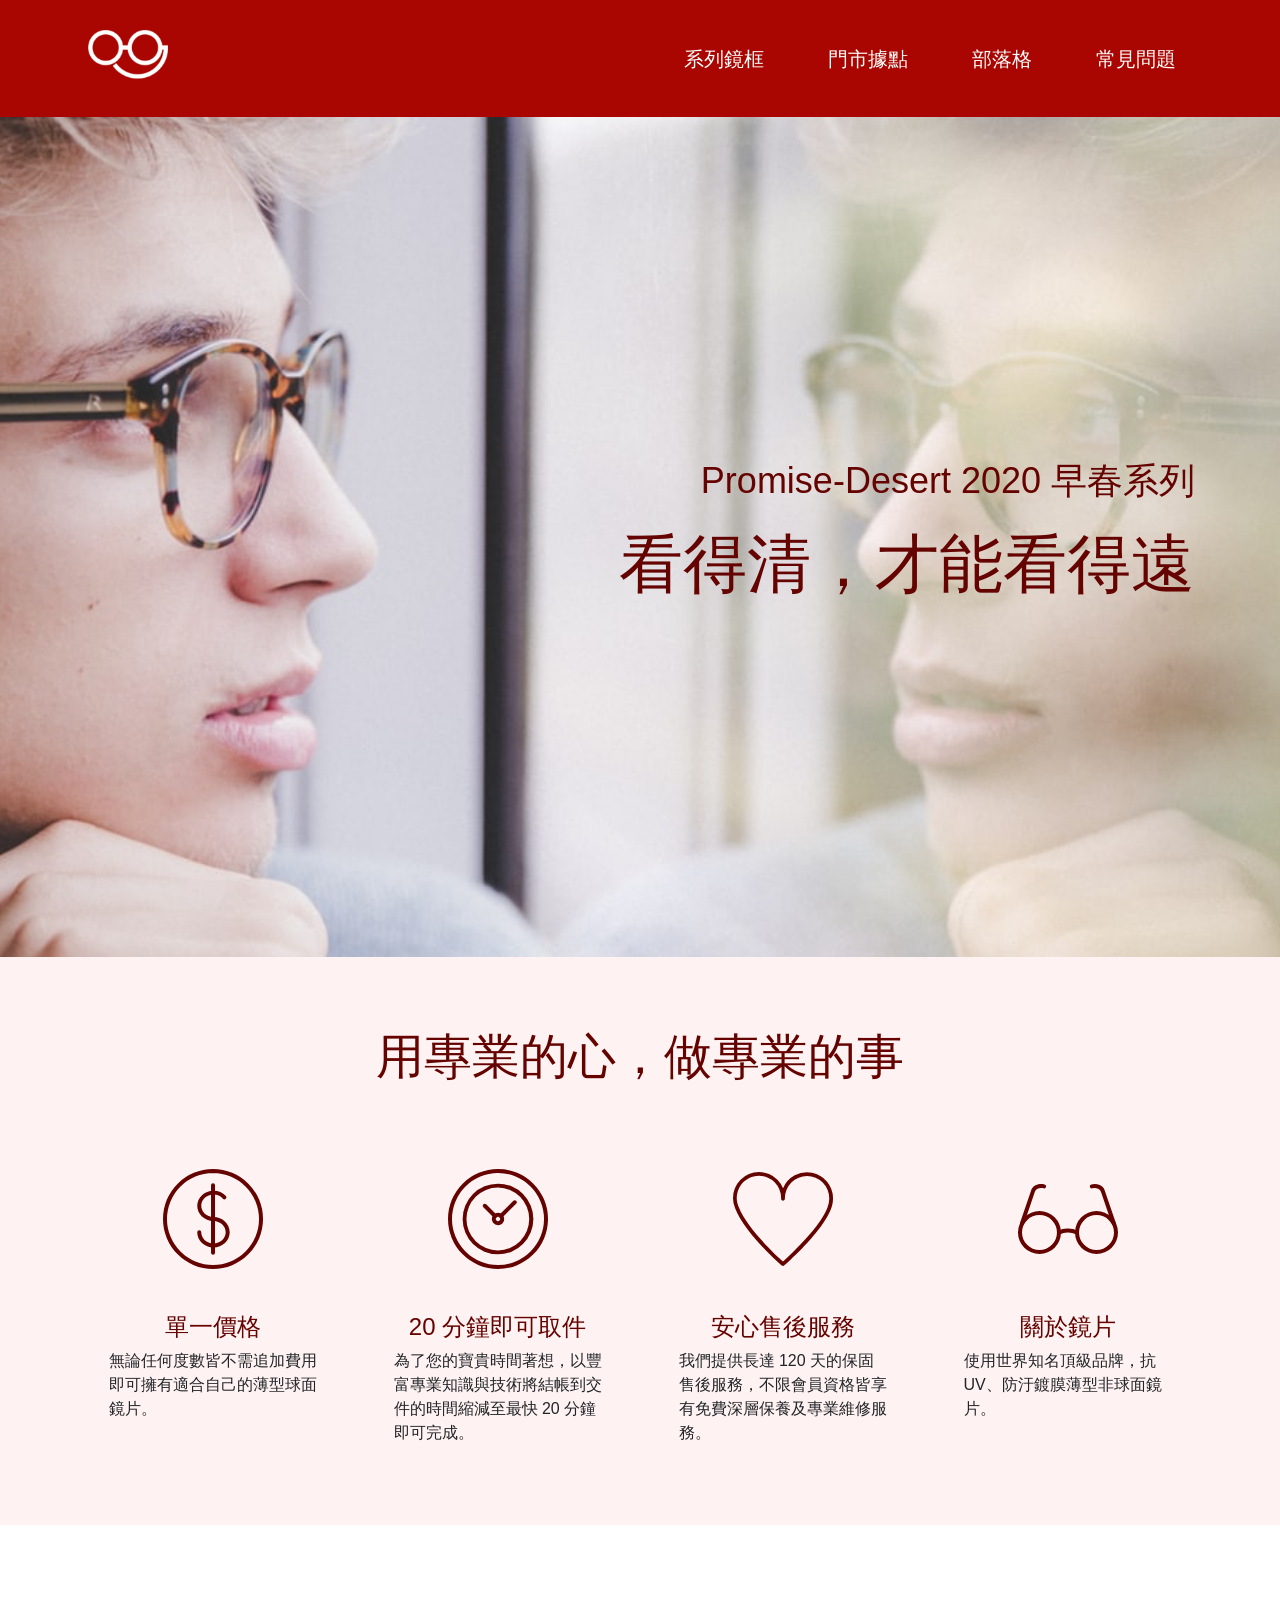
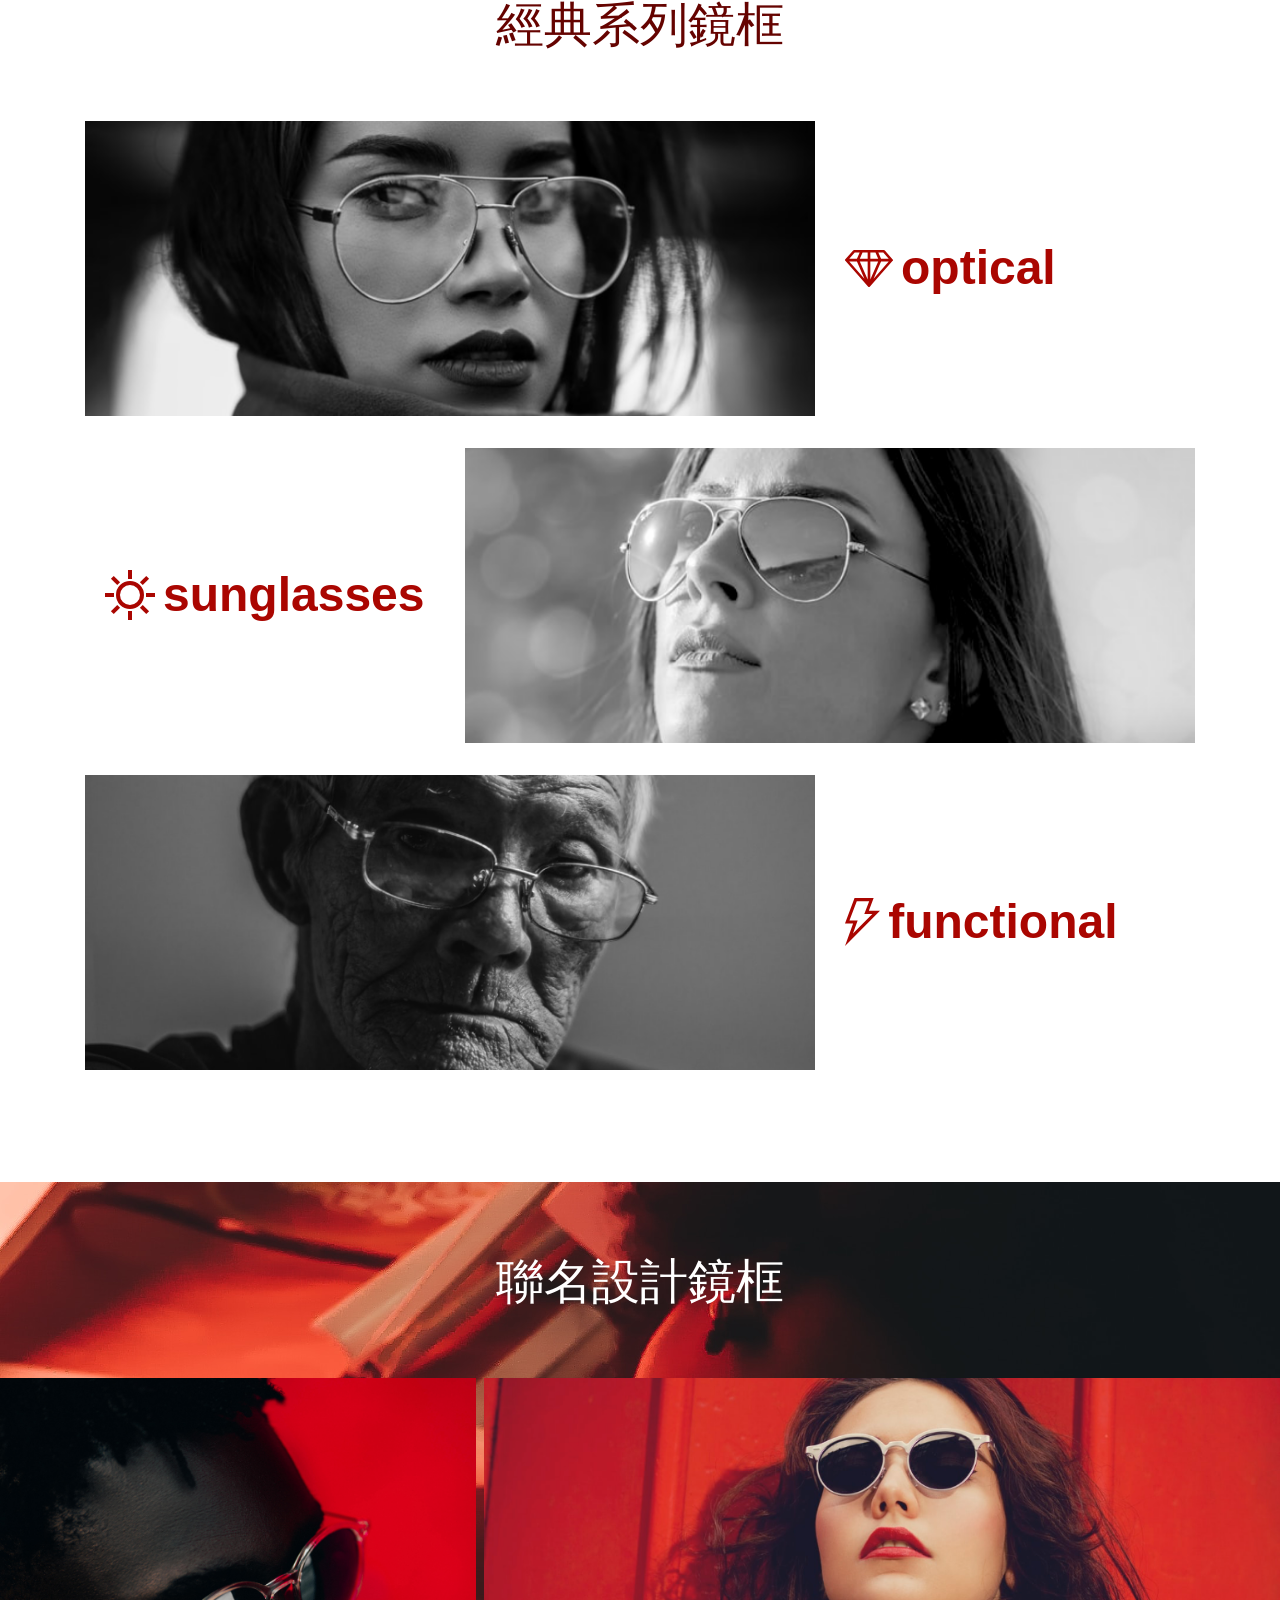
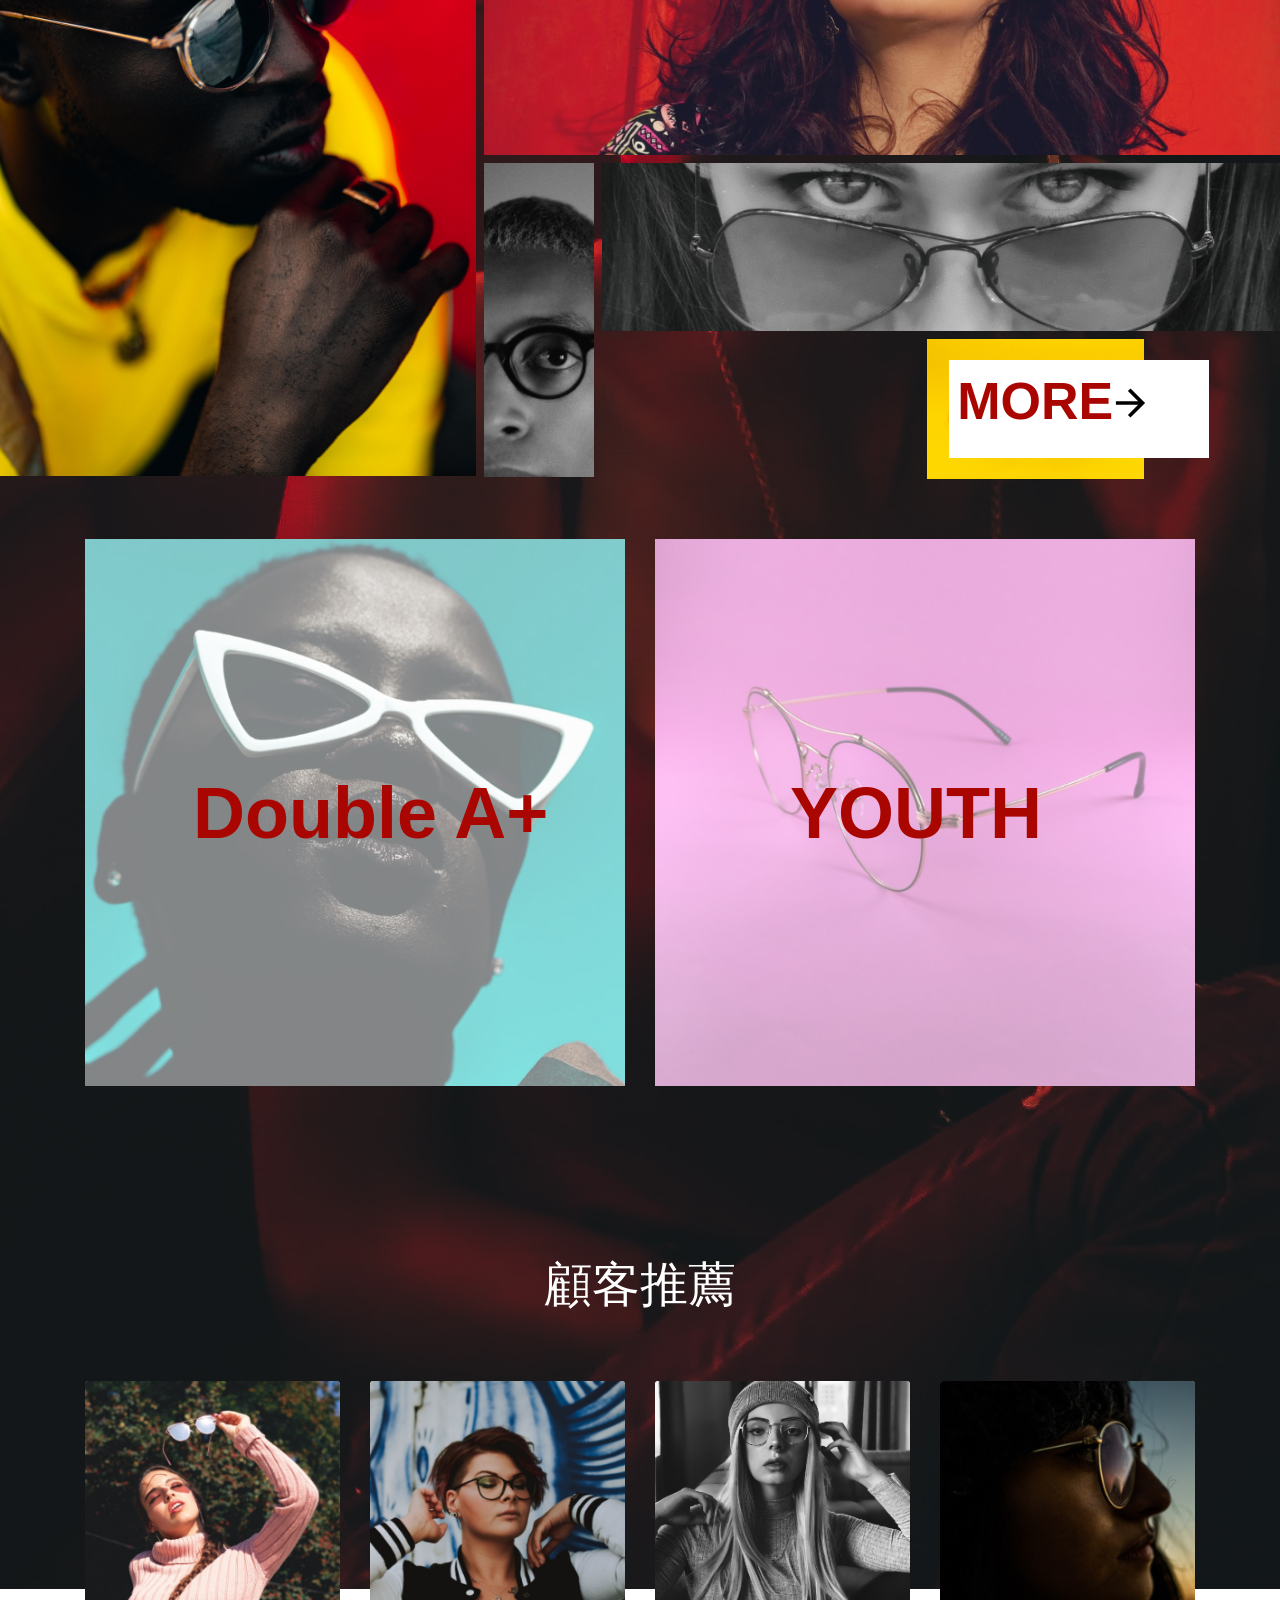
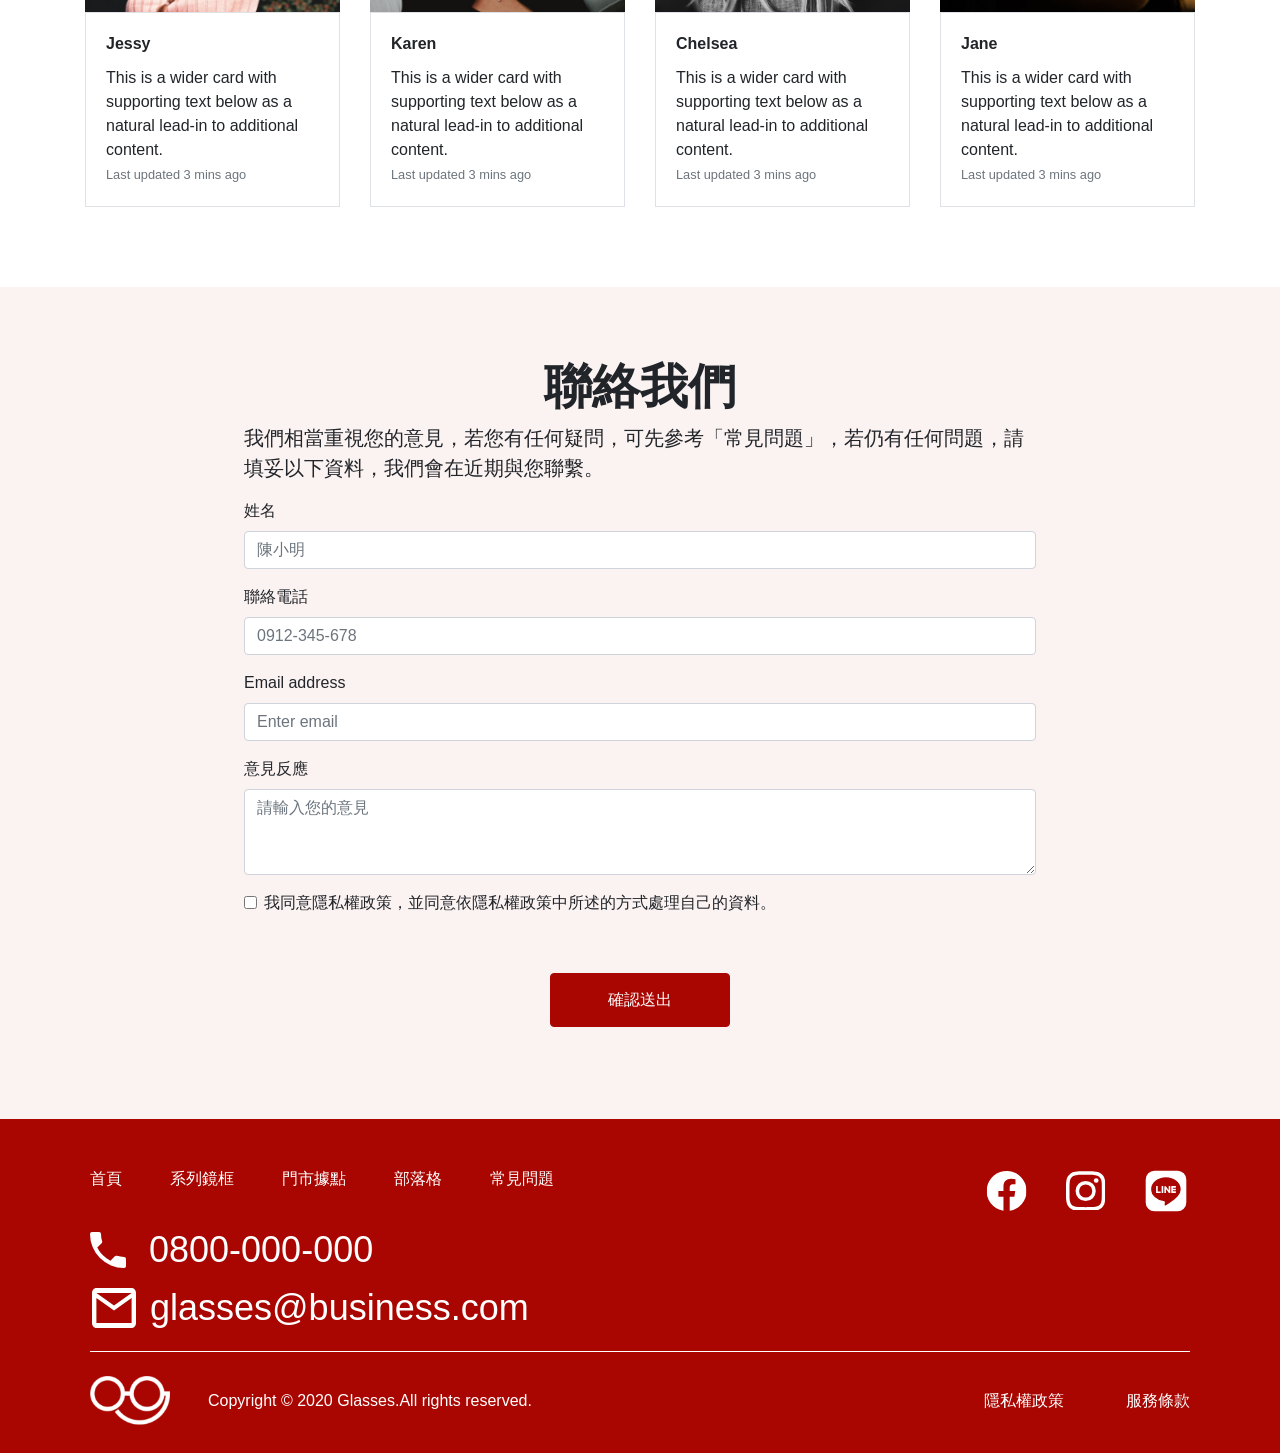
<file: index.html>
<!DOCTYPE html>
<html lang="en">

  <head>
    <meta charset="UTF-8">
    <meta name="viewport" content="width=device-width, initial-scale=1.0">
    <meta http-equiv="X-UA-Compatible" content="ie=edge">
    <title>Index</title>
    <link rel="stylesheet" href="https://cdnjs.cloudflare.com/ajax/libs/font-awesome/5.13.0/css/all.min.css" />
    <link rel="stylesheet" href="./assets/style/all.css">
  </head>
  <body>
    <nav class="header d-flex justify-content-between align-items-center">
      <h1><a href="index.html">logo</a></h1>
      <div class="aside ">
        <div class="hamburger">
          <!--漢堡選單-->
          <div class="line"></div>
          <div class="line"></div>
          <div class="line"></div>
        </div>
        <ul class="d-flex navbar">
          <!--導覽列+左側選單-->
          <li><a href="optical.html">系列鏡框</a></li>
          <li><a href="address.html">門市據點</a></li>
          <li><a href="address.html">部落格</a></li>
          <li><a href="question.html">常見問題</a></li>
        </ul>
      </div>
    </nav>
    
    
        
       
<div>
    <section class="banner bg-cover d-flex align-items-center text-secondary">
        <ul class="container list-unstyled text-right">
            <li><h3>Promise-Desert 2020 早春系列</h3></li>
            <li><h1>看得清，才能看得遠</h1></li>
        </ul>
    </section>
    <section class="service">
        <div class="container">
            <p class="title font-1 text-secondary text-center mb-15">用專業的心，做專業的事</p>
            <ul class="service-item row list-unstyled">
                <li class="col-lg-3 col-md-6 col-sm-12 col-12 d-flex">
                    <img class="mb-10" src="./assets/images/iconfinder_circle-dollar_430089.svg" alt="">
                    <p class="m-title font-5 text-secondary mb-1 text-center">單一價格</p>
                    <p class="text font-2">無論任何度數皆不需追加費用 即可擁有適合自己的薄型球面 鏡片。</p>
                </li>
                <li class="col-lg-3 col-md-6 col-sm-12 col-12  d-flex">
                    <img class="mb-10 " src="./assets/images/iconfinder_clock-1_430090.svg" alt="">
                    <p class="m-title  font-5 text-secondary mb-1 text-center">20 分鐘即可取件</p>
                    <p class="text font-2">為了您的寶貴時間著想，以豐 富專業知識與技術將結帳到交 件的時間縮減至最快 20 分鐘 即可完成。</p>
                </li>
                <li class="col-lg-3 col-md-6 col-sm-12 col-12  d-flex">
                    <img class="mb-10" src="./assets/images/iconfinder_heart_430099.svg" alt="">
                    <p class="m-title font-5 text-secondary mb-1 text-center">安心售後服務</p>
                    <p class="text font-2">我們提供長達 120 天的保固售後服務，不限會員資格皆享有免費深層保養及專業維修服務。</p>
                </li>
                <li class="col-lg-3 col-md-6 col-sm-12 col-12  d-flex">
                    <img class="mb-10" src="./assets/images/iconfinder_glasses_430098 (1).svg" alt="">
                    <p class="m-title font-5 text-secondary mb-1 text-center">關於鏡片</p>
                    <p class="text font-2">使用世界知名頂級品牌，抗UV、防汙鍍膜薄型非球面鏡片。</p>
                </li>
            </ul>
        </div>
    </section>
    <section class="classic container">
        <p class="title font-1 text-center text-secondary mb-15">經典系列鏡框</p>
        <ul class="classic-item list-unstyled row mb-8">
            <li class="col-12 col-sm-8">
                <img src="./assets/images/5/8.png" alt="">
            </li>
            <li class="overlap d-flex col-sm-4 align-items-center">
                <img class="mr-2 icon" src="./assets/images/iconfinder_44_2529968.svg" alt="">
                <img class="mr-2 icon-white" src="./assets/images/iconfinder_44_2529968 (1).svg" alt="">
                <p class="font-1 font-weight-bold">optical</p>
            </li>
        </ul>
        <ul class="classic-item  classic-item-reverse list-unstyled row mb-8">
            <li class="col-12 col-sm-8">
              <a href="sunglass.html">
                <img class="sunglasspic1" src="./assets/images/pic/pic.png" alt="">
              </a>
            <li class="overlap d-flex col-sm-4 align-items-center">
              <img class="mr-2 sun icon" src="./assets/images/Layer_1.svg" alt="">
              <img class="mr-2 sun icon-white" src="./assets/images/Layer_1 (1).svg" alt="">
              <p class="font-1 font-weight-bold">sunglasses</p>
            </li>
        </ul>
        <ul class="classic-item list-unstyled row mb-8">
            <li class="col-12 col-sm-8">
                <img src="./assets/images/6/28.png" alt="">
            </li>
            <li class="overlap d-flex col-sm-4 align-items-center">
                <img class="mr-2 icon" src="./assets/images/Page-1.svg" alt="">
                <img class="mr-2 sun icon-white" src="./assets/images/Page-1 (1).svg" alt="">
                <p class="font-1 font-weight-bold">functional</p>
            </li>
        </ul>
    </section>
    <section class="joint">
        <p class="title font-1 text-center text-white mb-15">聯名設計鏡框</p>
        <div class="jointInner mb-15">
          <div class="d-flex justify-content-center">
            <!-- 左 -->
            <div class="a" >
              <img src="./assets/images/zac-wolff-2qfYizn95pk-unsplash/zac-wolff-2qfYizn95pk-unsplash.png" alt="">
            </div>
            <!-- 右 -->
            <div>
              <!-- 右上 -->
              <div class="b">
                <img src="./assets/images/61/61.png" alt="">
              </div>
              <!-- 右下 -->
              <div>
                <div class="d-flex">
                  <div class="c">
                    <img src="./assets/images/24/24.png" alt="">
                  </div>
                  <div>
                    <div class="d" >
                      <img src="./assets/images/34/34.png" alt="">
                    </div>
                    <div class="d-flex justify-content-end">
                      <div class="more">
                        <img src="./assets/images/51/5.png" alt="">
                        <div class="more-btn">
                          <a class="d-flex more-text" href="./sunglass.html">MORE
                            <img class="arrow more-img" src="./assets/images/ic_arrow_forward_24px.svg" alt="">
                          </a>
                        </div>
                    </div>  
                  </div>
                      
                  </div>
                </div>
              </div>
            </div>
          </div>
        </div>
            <!-- 下 -->
         <div class="container">
            <div class="row">
                <div class="col-md-6 col-12 mb-4">
                    <a class="bouble" href=""><img src="./assets/images/3/14.png" alt=""></a>
                </div>
                <div class="col-md-6 col-12">
                    <a class="youth" href=""><img src="./assets/images/4/39.png" alt=""></a>
                </div>
             </div>
         </div>
    </section>
    <section class="customer container">
      <p class="title font-1 text-white text-center mb-15">顧客推薦</p>
      <div class="card-group mb-20 row">
        <div class="col-lg-3 col-md-6">
          <div class="card border-0">
            <img src="./assets/images/7/18.png" class="card-img-top" alt="...">
            <div class="card-body border">
              <p class="card-title font-4 font-weight-bold">Jessy</p>
              <p class="card-text font-2">This is a wider card with supporting text below as a natural lead-in to additional content.</p>
              <p class="card-text"><small class="text-muted">Last updated 3 mins ago</small></p>
            </div>
          </div>
       </div>
        <div class="col-lg-3 col-md-6">
          <div class="card border-0">
            <img src="./assets/images/8/25.png" class="card-img-top" alt="...">
            <div class="card-body border">
              <p class="card-title font-4 font-weight-bold">Karen</p>
              <p class="card-text font-2">This is a wider card with supporting text below as a natural lead-in to additional content.</p>
              <p class="card-text"><small class="text-muted">Last updated 3 mins ago</small></p>
            </div>
          </div>
        </div> 
        <div class="col-lg-3 col-md-6">
          <div class="card border-0">
            <img src="./assets/images/9/36.png" class="card-img-top" alt="...">
            <div class="card-body border">
              <p class="card-title font-4 font-weight-bold">Chelsea</p>
              <p class="card-text font-2">This is a wider card with supporting text below as a natural lead-in to additional content.</p>
              <p class="card-text"><small class="text-muted">Last updated 3 mins ago</small></p>
            </div>
          </div>
        </div>
        <div class="col-lg-3 col-md-6">
          <div class="card border-0">
            <img src="./assets/images/10/45.png" class="card-img-top" alt="...">
            <div class="card-body border">
              <p class="card-title font-4 font-weight-bold">Jane</p>
              <p class="card-text font-2">This is a wider card with supporting text below as a natural lead-in to additional content.</p>
              <p class="card-text"><small class="text-muted">Last updated 3 mins ago</small></p>
            </div>
          </div>
        </div>
      </div>
    </section>
    <section class="bg-pink">
      <div class="contact">
        <p class="title text-center font-1">聯絡我們</p>
        <p class="m-title">我們相當重視您的意見，若您有任何疑問，可先參考「常見問題」，若仍有任何問題，請填妥以下資料，我們會在近期與您聯繫。</p>
        <form>
          <div class="form-group font-2">
            <label for="name">姓名</label>
            <input type="name" class="form-control" id="name" aria-describedby="emailHelp" placeholder="陳小明">
          </div>
          <div class="form-group font-2">
            <label for="phone">聯絡電話</label>
            <input type="number" class="form-control" id="phone" placeholder="0912-345-678">
          </div>
          <div class="form-group font-2">
            <label for="exampleInputEmail1">Email address</label>
            <input type="email" class="form-control" id="exampleInputEmail1" aria-describedby="emailHelp" placeholder="Enter email">
          </div>
          <div class="form-group font-2">
            <label for="exampleFormControlTextarea1">意見反應</label>
            <textarea class="form-control" id="exampleFormControlTextarea1" rows="3" placeholder="請輸入您的意見"></textarea>
          </div>
          <div class="form-group form-check font-2">
            <input type="checkbox" class="form-check-input" id="exampleCheck1">
            <label class="form-check-label" for="exampleCheck1">我同意隱私權政策，並同意依隱私權政策中所述的方式處理自己的資料。</label>
          </div>
          <div class="d-flex justify-content-center">
            <button type="submit" class="btn btn-primary font-2 btnsub">確認送出</button>
          </div>
        </form>
      </div>
    </section>
</div>
  
   
  
    <footer class="bg-primary text-white">
      <div class="footer container">
        <div class="d-flex justify-content-between">
           <ul class="list-unstyled">
            <li class="menu mb-8">
              <ul class=" list-unstyled d-flex font-2">
                <li class="font-weight-lighter"><a href="index.html">首頁</a></li>
                <li class="font-weight-lighter"><a href="">系列鏡框 </a></li>
                <li class="font-weight-lighter"><a href="">門市據點</a></li>
                <li class="font-weight-lighter"><a href="">部落格</a></li>
                <li class="font-weight-lighter"><a href="question.html">常見問題</a></li>
              </ul>
            </li>
            <li class="phone d-flex font-3 align-items-center mb-1"> 
              <img src="./assets/images/phone.svg" alt="">
              <p class="w-100">0800-000-000</p> 
            </li>
            <li class="email d-flex font-3 align-items-center">
              <img src="./assets/images/email.svg" alt="">
              <p class="w-100">glasses@business.com</p> 
            </li>
          </ul>
          <ul class="list-unstyled community">
            <li>
              <ul class="list-unstyled d-flex">
                <li class="mr-8"><a href=""><img src="./assets/images/fb.svg" alt=""></a></li>
                <li class="mr-8"><a href=""><img src="./assets/images/ig.svg" alt=""></a></li>
                <li><a href=""><img src="./assets/images/line.svg" alt=""></a></li>
              </ul>
            </li>
          </ul>
        </div>
        <hr class="border-white mb-6">
        <ul class="bottom list-unstyled d-flex justify-content-between">
          <li>
            <ul class="d-flex list-unstyled align-items-center">
              <li class="logo"><a href="index.html"><img src="./assets/images/logo/logo.png" alt=""></a></li>
              <li class="copyright">Copyright © 2020 Glasses.All rights reserved.</li>
            </ul>
          </li>
          <li>
            <ul class="list-unstyled font-4 d-flex justify-content-between ">
              <li>
                <ul class="private d-flex">
                  <li>隱私權政策</li>
                  <li>服務條款</li>
                </ul>
              </li>
              <li class="logo"><a href="index.html"><img src="./assets/images/logo/logo.png" alt=""></a></li>
            </ul>
          </li>
        </ul>
      </div>
    </footer>
    <script src="./assets/js/vendors.js"></script>
    <script src="./assets/js/all.js"></script>
  </body>
</html>
</file>
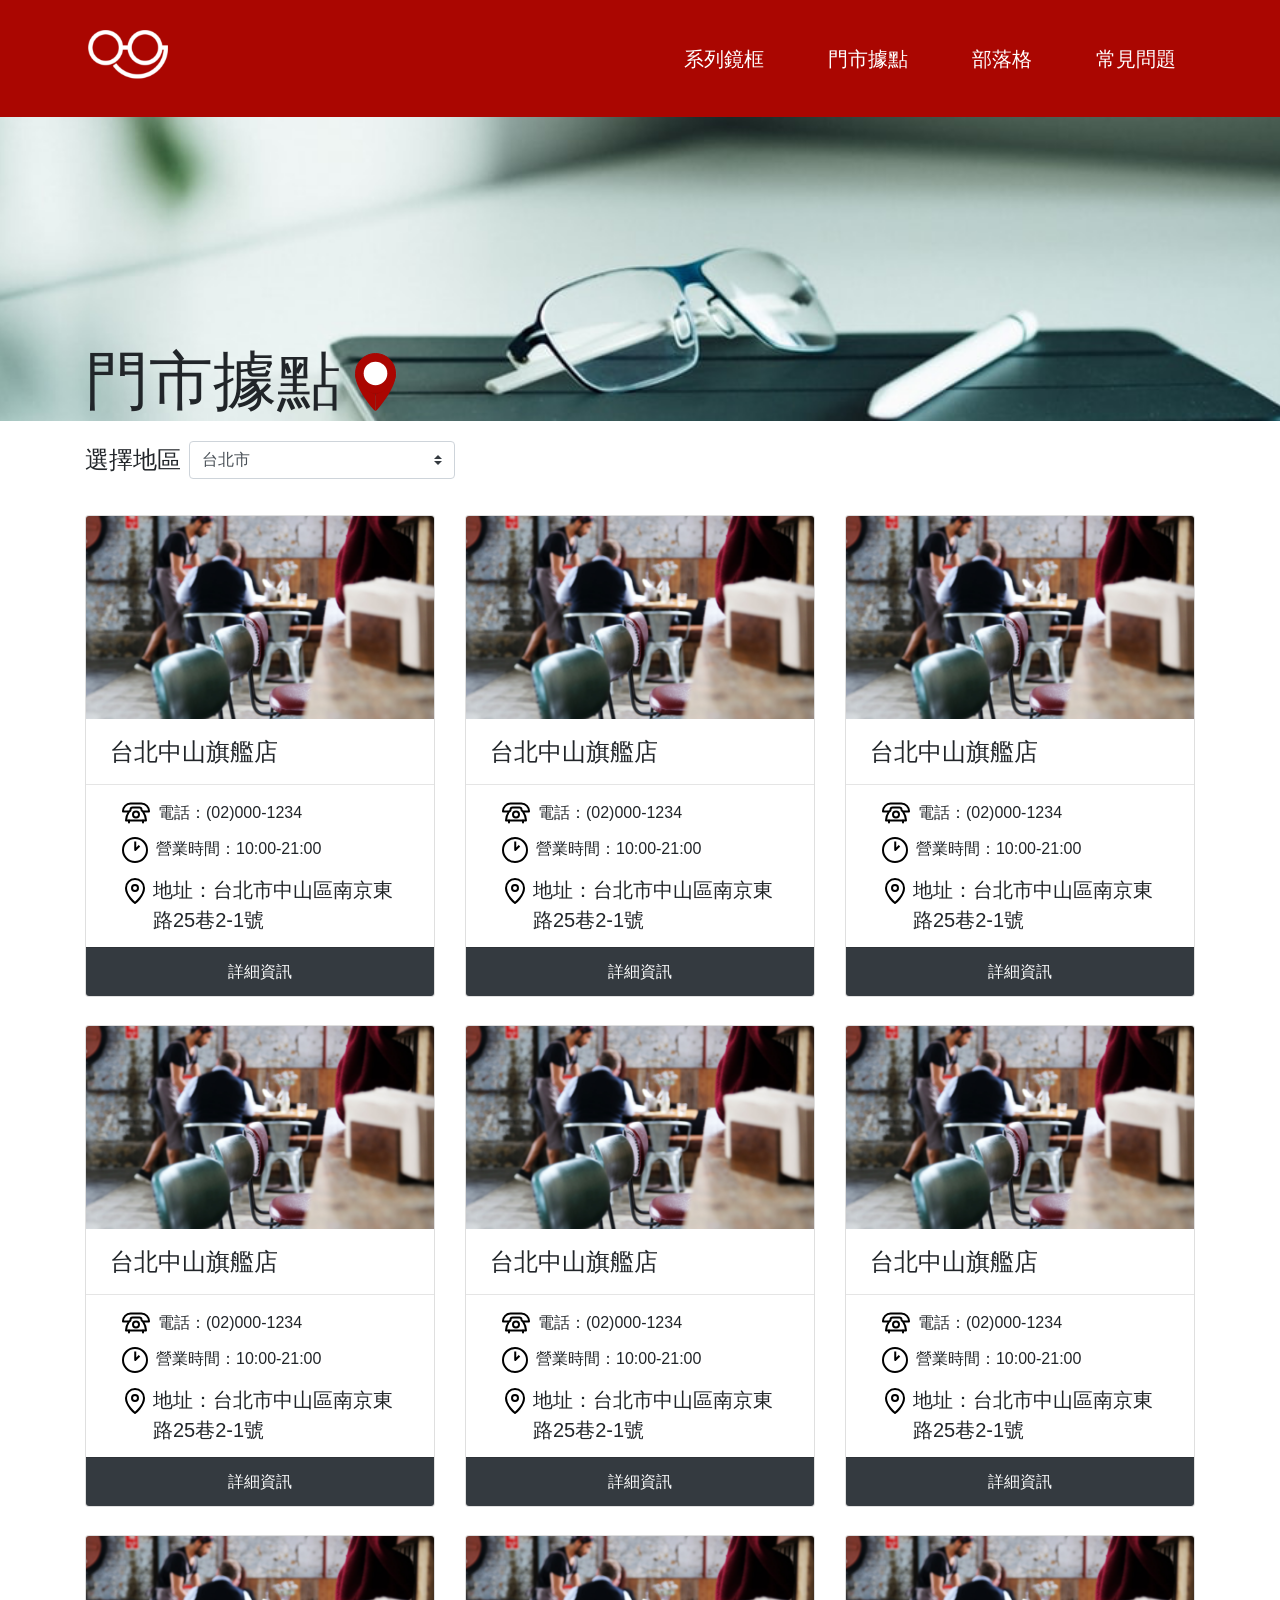
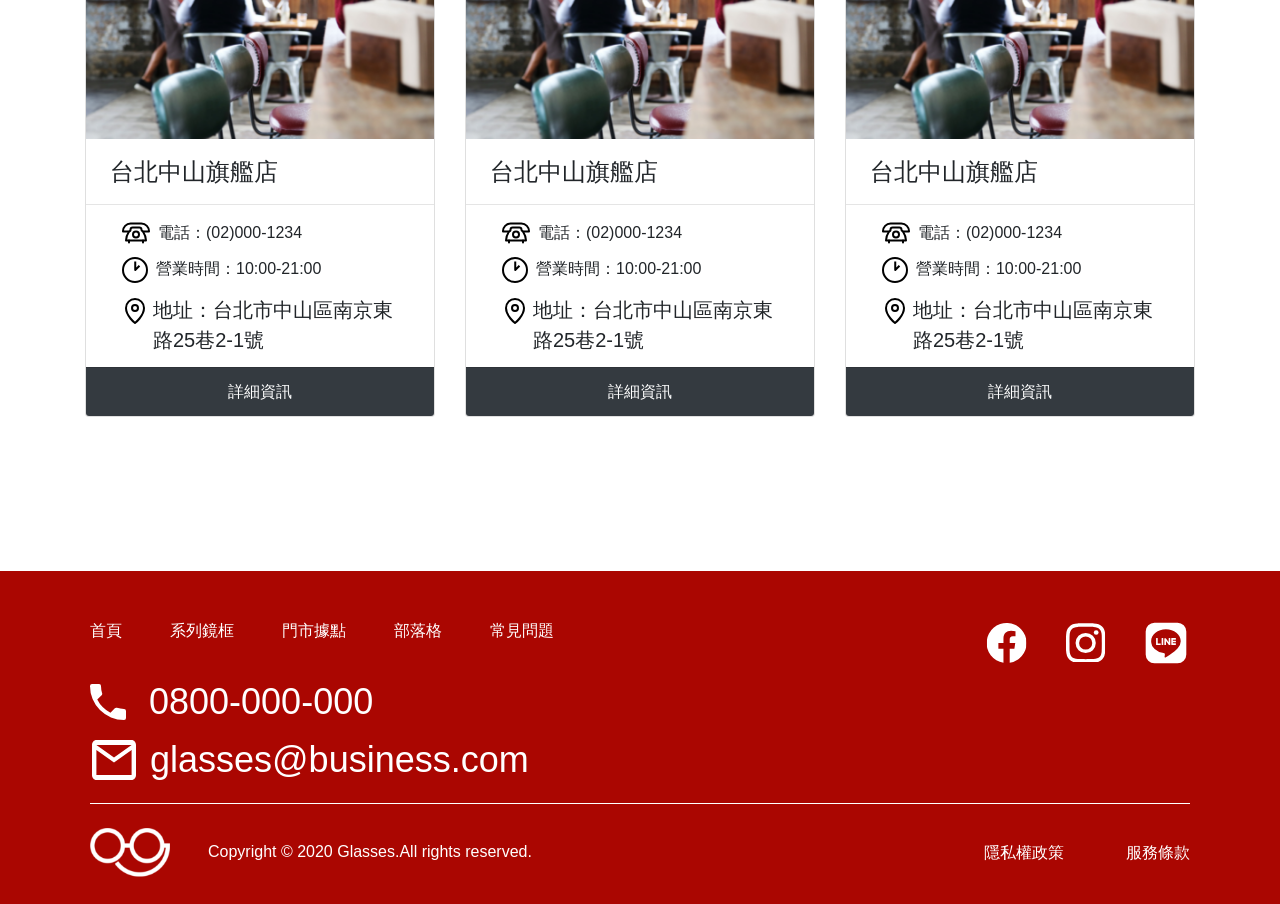
<file: address.html>
<!DOCTYPE html>
<html lang="en">

  <head>
    <meta charset="UTF-8">
    <meta name="viewport" content="width=device-width, initial-scale=1.0">
    <meta http-equiv="X-UA-Compatible" content="ie=edge">
    <title>address</title>
    <link rel="stylesheet" href="https://cdnjs.cloudflare.com/ajax/libs/font-awesome/5.13.0/css/all.min.css" />
    <link rel="stylesheet" href="./assets/style/all.css">
  </head>
  <body>
    <nav class="header d-flex justify-content-between align-items-center">
      <h1><a href="index.html">logo</a></h1>
      <div class="aside ">
        <div class="hamburger">
          <!--漢堡選單-->
          <div class="line"></div>
          <div class="line"></div>
          <div class="line"></div>
        </div>
        <ul class="d-flex navbar">
          <!--導覽列+左側選單-->
          <li><a href="optical.html">系列鏡框</a></li>
          <li><a href="address.html">門市據點</a></li>
          <li><a href="address.html">部落格</a></li>
          <li><a href="question.html">常見問題</a></li>
        </ul>
      </div>
    </nav>
    
    
        <div class="address">
    <section class="banner bg-cover">
        <div class="container">
            <div class="d-flex align-items-center">
                <p class="title">門市據點</p>
                <img class="point" src="./assets/images/iconfinder_location_1585851.svg" alt="">
            </div>
        </div>
    </section>
    <form class="choose form-inline container">
        <label class="city my-1 mr-2" for="inlineFormCustomSelectPref">選擇地區</label>
        <select class="choose-btn custom-select my-1 mr-sm-2" id="inlineFormCustomSelectPref">
          <option selected>台北市</option>
          <option value="1">台中市</option>
          <option value="2">台南市</option>
          <option value="3">高雄市</option>
        </select>
    </form>
    <div class="main container">
        <div class="row">
            <div class="col-xl-4 col-md-6 col-12 mb-7">
                <div class="card ">
                    <img src="./assets/images/70/70.png" class="card-img-top" alt="...">
                    <p class="title">台北中山旗艦店</p>
                    <hr>
                    <ul>
                        <li class="ditail d-flex">
                            <img src="./assets/images/telephone_vintage_5298737.svg" alt="">
                            <p class="tel">電話：(02)000-1234</p>
                        </li>
                        <li class="ditail d-flex">
                            <img src="./assets/images/time_clock_timer_5298770.svg" alt="">
                            <p class="time">營業時間：10:00-21:00</p>
                        </li>
                        <li class="ditail d-flex">
                            <img class="pin" src="./assets/images/pin_map_location_5298741.svg" alt="">
                            <p class="adr">地址：台北市中山區南京東路25巷2-1號</p>
                        </li>
                    </ul>
                    <div class="card-footer bg-dark text-center text-white">
                        <p>詳細資訊</p>
                    </div>
                </div>
            </div>
            <div class="col-xl-4 col-md-6 col-12 mb-7">
                <div class="card ">
                    <img src="./assets/images/70/70.png" class="card-img-top" alt="...">
                    <p class="title">台北中山旗艦店</p>
                    <hr>
                    <ul>
                        <li class="ditail d-flex">
                            <img src="./assets/images/telephone_vintage_5298737.svg" alt="">
                            <p class="tel">電話：(02)000-1234</p>
                        </li>
                        <li class="ditail d-flex">
                            <img src="./assets/images/time_clock_timer_5298770.svg" alt="">
                            <p class="time">營業時間：10:00-21:00</p>
                        </li>
                        <li class="ditail d-flex">
                            <img class="pin" src="./assets/images/pin_map_location_5298741.svg" alt="">
                            <p class="adr">地址：台北市中山區南京東路25巷2-1號</p>
                        </li>
                    </ul>
                    <div class="card-footer bg-dark text-center text-white">
                        <p>詳細資訊</p>
                    </div>
                </div>
            </div>
            <div class="col-xl-4 col-md-6 col-12 mb-7">
                <div class="card ">
                    <img src="./assets/images/70/70.png" class="card-img-top" alt="...">
                    <p class="title">台北中山旗艦店</p>
                    <hr>
                    <ul>
                        <li class="ditail d-flex">
                            <img src="./assets/images/telephone_vintage_5298737.svg" alt="">
                            <p class="tel">電話：(02)000-1234</p>
                        </li>
                        <li class="ditail d-flex">
                            <img src="./assets/images/time_clock_timer_5298770.svg" alt="">
                            <p class="time">營業時間：10:00-21:00</p>
                        </li>
                        <li class="ditail d-flex">
                            <img class="pin" src="./assets/images/pin_map_location_5298741.svg" alt="">
                            <p class="adr">地址：台北市中山區南京東路25巷2-1號</p>
                        </li>
                    </ul>
                    <div class="card-footer bg-dark text-center text-white">
                        <p>詳細資訊</p>
                    </div>
                </div>
            </div>
            <div class="col-xl-4 col-md-6 col-12 mb-7">
                <div class="card ">
                    <img src="./assets/images/70/70.png" class="card-img-top" alt="...">
                    <p class="title">台北中山旗艦店</p>
                    <hr>
                    <ul>
                        <li class="ditail d-flex">
                            <img src="./assets/images/telephone_vintage_5298737.svg" alt="">
                            <p class="tel">電話：(02)000-1234</p>
                        </li>
                        <li class="ditail d-flex">
                            <img src="./assets/images/time_clock_timer_5298770.svg" alt="">
                            <p class="time">營業時間：10:00-21:00</p>
                        </li>
                        <li class="ditail d-flex">
                            <img class="pin" src="./assets/images/pin_map_location_5298741.svg" alt="">
                            <p class="adr">地址：台北市中山區南京東路25巷2-1號</p>
                        </li>
                    </ul>
                    <div class="card-footer bg-dark text-center text-white">
                        <p>詳細資訊</p>
                    </div>
                </div>
            </div>
            <div class="col-xl-4 col-md-6 col-12 mb-7">
                <div class="card ">
                    <img src="./assets/images/70/70.png" class="card-img-top" alt="...">
                    <p class="title">台北中山旗艦店</p>
                    <hr>
                    <ul>
                        <li class="ditail d-flex">
                            <img src="./assets/images/telephone_vintage_5298737.svg" alt="">
                            <p class="tel">電話：(02)000-1234</p>
                        </li>
                        <li class="ditail d-flex">
                            <img src="./assets/images/time_clock_timer_5298770.svg" alt="">
                            <p class="time">營業時間：10:00-21:00</p>
                        </li>
                        <li class="ditail d-flex">
                            <img class="pin" src="./assets/images/pin_map_location_5298741.svg" alt="">
                            <p class="adr">地址：台北市中山區南京東路25巷2-1號</p>
                        </li>
                    </ul>
                    <div class="card-footer bg-dark text-center text-white">
                        <p>詳細資訊</p>
                    </div>
                </div>
            </div>
            <div class="col-xl-4 col-md-6 col-12 mb-7">
                <div class="card ">
                    <img src="./assets/images/70/70.png" class="card-img-top" alt="...">
                    <p class="title">台北中山旗艦店</p>
                    <hr>
                    <ul>
                        <li class="ditail d-flex">
                            <img src="./assets/images/telephone_vintage_5298737.svg" alt="">
                            <p class="tel">電話：(02)000-1234</p>
                        </li>
                        <li class="ditail d-flex">
                            <img src="./assets/images/time_clock_timer_5298770.svg" alt="">
                            <p class="time">營業時間：10:00-21:00</p>
                        </li>
                        <li class="ditail d-flex">
                            <img class="pin" src="./assets/images/pin_map_location_5298741.svg" alt="">
                            <p class="adr">地址：台北市中山區南京東路25巷2-1號</p>
                        </li>
                    </ul>
                    <div class="card-footer bg-dark text-center text-white">
                        <p>詳細資訊</p>
                    </div>
                </div>
            </div>
            <div class="col-xl-4 col-md-6 col-12 mb-7">
                <div class="card ">
                    <img src="./assets/images/70/70.png" class="card-img-top" alt="...">
                    <p class="title">台北中山旗艦店</p>
                    <hr>
                    <ul>
                        <li class="ditail d-flex">
                            <img src="./assets/images/telephone_vintage_5298737.svg" alt="">
                            <p class="tel">電話：(02)000-1234</p>
                        </li>
                        <li class="ditail d-flex">
                            <img src="./assets/images/time_clock_timer_5298770.svg" alt="">
                            <p class="time">營業時間：10:00-21:00</p>
                        </li>
                        <li class="ditail d-flex">
                            <img class="pin" src="./assets/images/pin_map_location_5298741.svg" alt="">
                            <p class="adr">地址：台北市中山區南京東路25巷2-1號</p>
                        </li>
                    </ul>
                    <div class="card-footer bg-dark text-center text-white">
                        <p>詳細資訊</p>
                    </div>
                </div>
            </div>
            <div class="col-xl-4 col-md-6 col-12 mb-7">
                <div class="card ">
                    <img src="./assets/images/70/70.png" class="card-img-top" alt="...">
                    <p class="title">台北中山旗艦店</p>
                    <hr>
                    <ul>
                        <li class="ditail d-flex">
                            <img src="./assets/images/telephone_vintage_5298737.svg" alt="">
                            <p class="tel">電話：(02)000-1234</p>
                        </li>
                        <li class="ditail d-flex">
                            <img src="./assets/images/time_clock_timer_5298770.svg" alt="">
                            <p class="time">營業時間：10:00-21:00</p>
                        </li>
                        <li class="ditail d-flex">
                            <img class="pin" src="./assets/images/pin_map_location_5298741.svg" alt="">
                            <p class="adr">地址：台北市中山區南京東路25巷2-1號</p>
                        </li>
                    </ul>
                    <div class="card-footer bg-dark text-center text-white">
                        <p>詳細資訊</p>
                    </div>
                </div>
            </div>
            <div class="col-xl-4 col-md-6 col-12 mb-7">
                <div class="card ">
                    <img src="./assets/images/70/70.png" class="card-img-top" alt="...">
                    <p class="title">台北中山旗艦店</p>
                    <hr>
                    <ul>
                        <li class="ditail d-flex">
                            <img src="./assets/images/telephone_vintage_5298737.svg" alt="">
                            <p class="tel">電話：(02)000-1234</p>
                        </li>
                        <li class="ditail d-flex">
                            <img src="./assets/images/time_clock_timer_5298770.svg" alt="">
                            <p class="time">營業時間：10:00-21:00</p>
                        </li>
                        <li class="ditail d-flex">
                            <img class="pin" src="./assets/images/pin_map_location_5298741.svg" alt="">
                            <p class="adr">地址：台北市中山區南京東路25巷2-1號</p>
                        </li>
                    </ul>
                    <div class="card-footer bg-dark text-center text-white">
                        <p>詳細資訊</p>
                    </div>
                </div>
            </div>
        </div>
      </div>
      
</div>
  
    <footer class="bg-primary text-white">
      <div class="footer container">
        <div class="d-flex justify-content-between">
           <ul class="list-unstyled">
            <li class="menu mb-8">
              <ul class=" list-unstyled d-flex font-2">
                <li class="font-weight-lighter"><a href="index.html">首頁</a></li>
                <li class="font-weight-lighter"><a href="">系列鏡框 </a></li>
                <li class="font-weight-lighter"><a href="">門市據點</a></li>
                <li class="font-weight-lighter"><a href="">部落格</a></li>
                <li class="font-weight-lighter"><a href="question.html">常見問題</a></li>
              </ul>
            </li>
            <li class="phone d-flex font-3 align-items-center mb-1"> 
              <img src="./assets/images/phone.svg" alt="">
              <p class="w-100">0800-000-000</p> 
            </li>
            <li class="email d-flex font-3 align-items-center">
              <img src="./assets/images/email.svg" alt="">
              <p class="w-100">glasses@business.com</p> 
            </li>
          </ul>
          <ul class="list-unstyled community">
            <li>
              <ul class="list-unstyled d-flex">
                <li class="mr-8"><a href=""><img src="./assets/images/fb.svg" alt=""></a></li>
                <li class="mr-8"><a href=""><img src="./assets/images/ig.svg" alt=""></a></li>
                <li><a href=""><img src="./assets/images/line.svg" alt=""></a></li>
              </ul>
            </li>
          </ul>
        </div>
        <hr class="border-white mb-6">
        <ul class="bottom list-unstyled d-flex justify-content-between">
          <li>
            <ul class="d-flex list-unstyled align-items-center">
              <li class="logo"><a href="index.html"><img src="./assets/images/logo/logo.png" alt=""></a></li>
              <li class="copyright">Copyright © 2020 Glasses.All rights reserved.</li>
            </ul>
          </li>
          <li>
            <ul class="list-unstyled font-4 d-flex justify-content-between ">
              <li>
                <ul class="private d-flex">
                  <li>隱私權政策</li>
                  <li>服務條款</li>
                </ul>
              </li>
              <li class="logo"><a href="index.html"><img src="./assets/images/logo/logo.png" alt=""></a></li>
            </ul>
          </li>
        </ul>
      </div>
    </footer>
    <script src="./assets/js/vendors.js"></script>
    <script src="./assets/js/all.js"></script>
  </body>
</html>
</file>
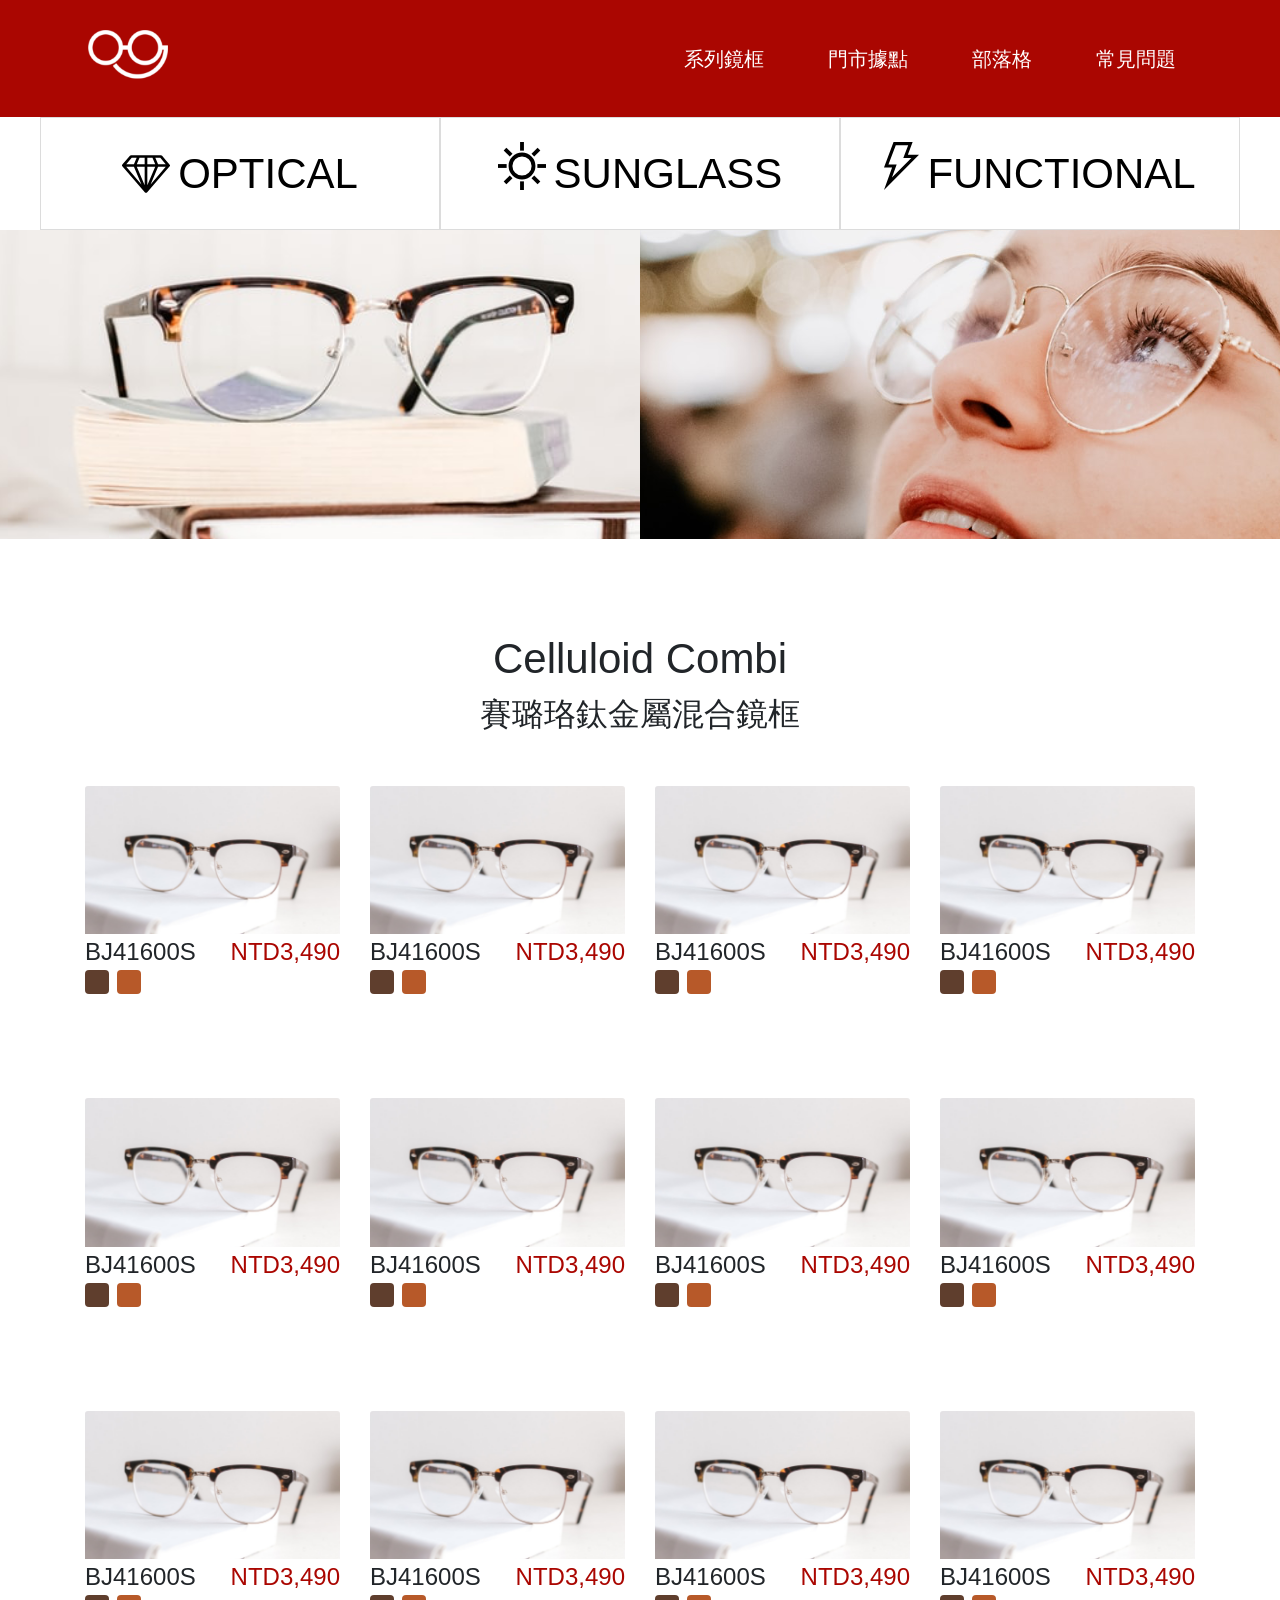
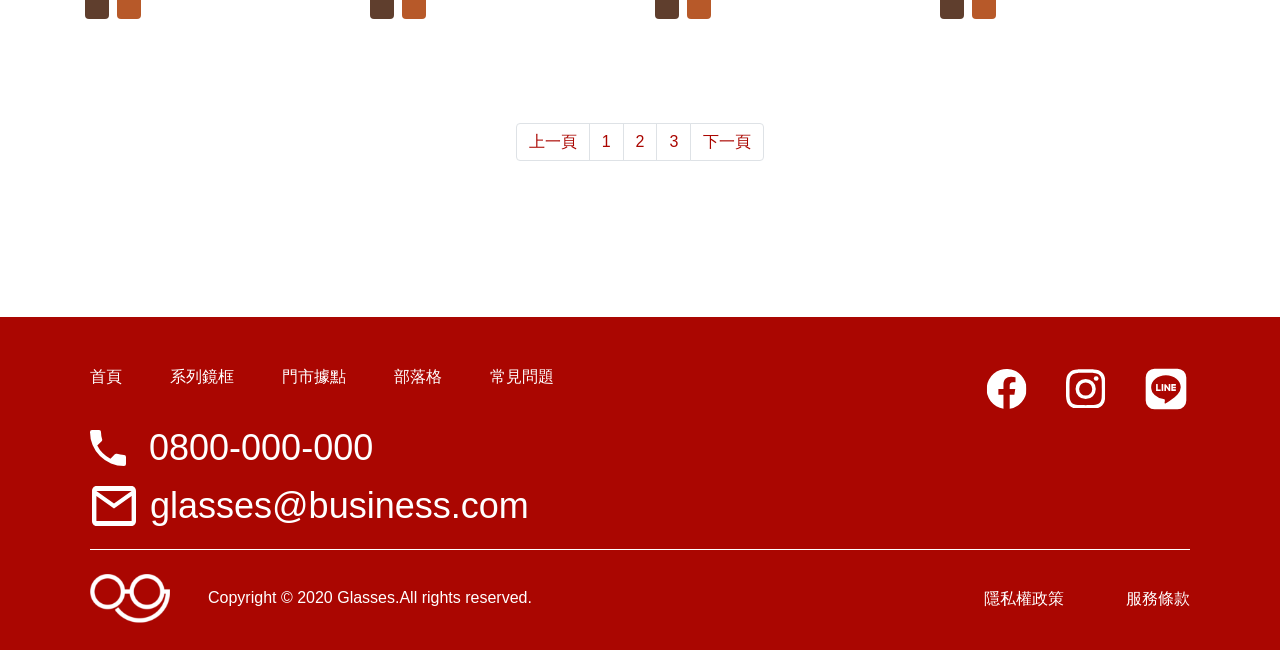
<file: optical.html>
<!DOCTYPE html>
<html lang="en">

  <head>
    <meta charset="UTF-8">
    <meta name="viewport" content="width=device-width, initial-scale=1.0">
    <meta http-equiv="X-UA-Compatible" content="ie=edge">
    <title>optical</title>
    <link rel="stylesheet" href="https://cdnjs.cloudflare.com/ajax/libs/font-awesome/5.13.0/css/all.min.css" />
    <link rel="stylesheet" href="./assets/style/all.css">
  </head>
  <body>
    <nav class="header d-flex justify-content-between align-items-center">
      <h1><a href="index.html">logo</a></h1>
      <div class="aside ">
        <div class="hamburger">
          <!--漢堡選單-->
          <div class="line"></div>
          <div class="line"></div>
          <div class="line"></div>
        </div>
        <ul class="d-flex navbar">
          <!--導覽列+左側選單-->
          <li><a href="optical.html">系列鏡框</a></li>
          <li><a href="address.html">門市據點</a></li>
          <li><a href="">部落格</a></li>
          <li><a href="question.html">常見問題</a></li>
        </ul>
      </div>
    </nav>
    <nav class="type">
        <ul class="row d-flex">
            <li class="col-xl-4 col-md-4 col-4 type-item optical">
                <a class="type-item-list d-flex justify-content-center align-items-center" href="optical.html">
                    <img class="mr-2" src="./assets/images/iconfinder_44_2529968 (2).svg" alt="">
                    <span class="text">OPTICAL</span>
                </a>
                <hr class="opticalline"> 
            </li>
            <li class="col-xl-4 col-md-4 col-4 type-item sunglass">
                <a class="type-item-list d-flex justify-content-center" href="sunglass.html">
                    <img class="mr-2"  src="./assets/images/Layer_1 (2).svg" alt="">
                    <span class="text">SUNGLASS</span>
                </a>
                <hr class="sunglassline"> 
            </li>
            <li class="col-xl-4 col-md-4 col-4 type-item functional">
                <a class="type-item-list d-flex justify-content-center" href="">
                    <img class="mr-2"  src="./assets/images/Page-1 (2).svg" alt="">
                    <span class="text">FUNCTIONAL</span>
                </a>
                <hr class="functionalline"> 
            </li>
        </ul>
    </nav>
   
        <div class="optical">
    <div class="nav row d-flex"> 
        <div class="img-1 col-xl-6 col-md-6 col-6 bg-cover"></div>
        <div class="img-2 col-xl-6 col-md-6 col-6 bg-cover"></div>
    </div>
    <ul class="title text-center ">
        <li>Celluloid Combi</li>
        <li>賽璐珞鈦金屬混合鏡框</li>
    </ul>
    <div class="container">
        <div class="row">
            <div class="product card col-xl-3 col-md-6 border-0">
                <img src="./assets/images/16/16.png" class="card-img-top" alt="...">
                <img src="./assets/images/16/16@2x.png" class="card-img-top" alt="...">
                <ul class="product-item d-flex justify-content-between">
                    <li>BJ41600S</li>
                    <li>NTD3,490</li>
                </ul>
                <ul class="color d-flex">
                    <li></li>
                    <li></li>
                </ul>
            </div>
            <div class="product card col-xl-3 col-md-6 border-0">
                <img src="./assets/images/16/16.png" class="card-img-top" alt="...">
                <img src="./assets/images/16/16@2x.png" class="card-img-top" alt="...">
                <ul class="product-item d-flex justify-content-between">
                    <li>BJ41600S</li>
                    <li>NTD3,490</li>
                </ul>
                <ul class="color d-flex">
                    <li></li>
                    <li></li>
                </ul>
            </div>
            <div class="product card col-xl-3 col-md-6 border-0">
                <img src="./assets/images/16/16.png" class="card-img-top" alt="...">
                <img src="./assets/images/16/16@2x.png" class="card-img-top" alt="...">
                <ul class="product-item d-flex justify-content-between">
                    <li>BJ41600S</li>
                    <li>NTD3,490</li>
                </ul>
                <ul class="color d-flex">
                    <li></li>
                    <li></li>
                </ul>
            </div>
            <div class="product card col-xl-3 col-md-6 border-0">
                <img src="./assets/images/16/16.png" class="card-img-top" alt="...">
                <img src="./assets/images/16/16@2x.png" class="card-img-top" alt="...">
                <ul class="product-item d-flex justify-content-between">
                    <li>BJ41600S</li>
                    <li>NTD3,490</li>
                </ul>
                <ul class="color d-flex">
                    <li></li>
                    <li></li>
                </ul>
            </div>
            <div class="product card col-xl-3 col-md-6 border-0">
                <img src="./assets/images/16/16.png" class="card-img-top" alt="...">
                <img src="./assets/images/16/16@2x.png" class="card-img-top" alt="...">
                <ul class="product-item d-flex justify-content-between">
                    <li>BJ41600S</li>
                    <li>NTD3,490</li>
                </ul>
                <ul class="color d-flex">
                    <li></li>
                    <li></li>
                </ul>
            </div>
            <div class="product card col-xl-3 col-md-6 border-0">
                <img src="./assets/images/16/16.png" class="card-img-top" alt="...">
                <img src="./assets/images/16/16@2x.png" class="card-img-top" alt="...">
                <ul class="product-item d-flex justify-content-between">
                    <li>BJ41600S</li>
                    <li>NTD3,490</li>
                </ul>
                <ul class="color d-flex">
                    <li></li>
                    <li></li>
                </ul>
            </div>
            <div class="product card col-xl-3 col-md-6 border-0">
                <img src="./assets/images/16/16.png" class="card-img-top" alt="...">
                <img src="./assets/images/16/16@2x.png" class="card-img-top" alt="...">
                <ul class="product-item d-flex justify-content-between">
                    <li>BJ41600S</li>
                    <li>NTD3,490</li>
                </ul>
                <ul class="color d-flex">
                    <li></li>
                    <li></li>
                </ul>
            </div>
            <div class="product card col-xl-3 col-md-6 border-0">
                <img src="./assets/images/16/16.png" class="card-img-top" alt="...">
                <img src="./assets/images/16/16@2x.png" class="card-img-top" alt="...">
                <ul class="product-item d-flex justify-content-between">
                    <li>BJ41600S</li>
                    <li>NTD3,490</li>
                </ul>
                <ul class="color d-flex">
                    <li></li>
                    <li></li>
                </ul>
            </div>
            <div class="product card col-xl-3 col-md-6 border-0">
                <img src="./assets/images/16/16.png" class="card-img-top" alt="...">
                <img src="./assets/images/16/16@2x.png" class="card-img-top" alt="...">
                <ul class="product-item d-flex justify-content-between">
                    <li>BJ41600S</li>
                    <li>NTD3,490</li>
                </ul>
                <ul class="color d-flex">
                    <li></li>
                    <li></li>
                </ul>
            </div>
            <div class="product card col-xl-3 col-md-6 border-0">
                <img src="./assets/images/16/16.png" class="card-img-top" alt="...">
                <img src="./assets/images/16/16@2x.png" class="card-img-top" alt="...">
                <ul class="product-item d-flex justify-content-between">
                    <li>BJ41600S</li>
                    <li>NTD3,490</li>
                </ul>
                <ul class="color d-flex">
                    <li></li>
                    <li></li>
                </ul>
            </div>
            <div class="product card col-xl-3 col-md-6 border-0">
                <img src="./assets/images/16/16.png" class="card-img-top" alt="...">
                <img src="./assets/images/16/16@2x.png" class="card-img-top" alt="...">
                <ul class="product-item d-flex justify-content-between">
                    <li>BJ41600S</li>
                    <li>NTD3,490</li>
                </ul>
                <ul class="color d-flex">
                    <li></li>
                    <li></li>
                </ul>
            </div>
            <div class="product card col-xl-3 col-md-6 border-0">
                <img src="./assets/images/16/16.png" class="card-img-top" alt="...">
                <img src="./assets/images/16/16@2x.png" class="card-img-top" alt="...">
                <ul class="product-item d-flex justify-content-between">
                    <li>BJ41600S</li>
                    <li>NTD3,490</li>
                </ul>
                <ul class="color d-flex">
                    <li></li>
                    <li></li>
                </ul>
            </div>
        </div>
    </div>
    <div class="page container d-flex justify-content-center">
        <nav aria-label="Page navigation example">
            <ul class="pagination">
              <li class="page-item"><a class="page-link" href="#">上一頁</a></li>
              <li class="page-item"><a class="page-link" href="#">1</a></li>
              <li class="page-item"><a class="page-link" href="#">2</a></li>
              <li class="page-item"><a class="page-link" href="#">3</a></li>
              <li class="page-item"><a class="page-link" href="#">下一頁</a></li>
            </ul>
        </nav>
    </div>

</div>

  
    <footer class="bg-primary text-white">
      <div class="footer container">
        <div class="d-flex justify-content-between">
           <ul class="list-unstyled">
            <li class="menu mb-8">
              <ul class=" list-unstyled d-flex font-2">
                <li class="font-weight-lighter"><a href="index.html">首頁</a></li>
                <li class="font-weight-lighter"><a href="">系列鏡框 </a></li>
                <li class="font-weight-lighter"><a href="">門市據點</a></li>
                <li class="font-weight-lighter"><a href="">部落格</a></li>
                <li class="font-weight-lighter"><a href="question.html">常見問題</a></li>
              </ul>
            </li>
            <li class="phone d-flex font-3 align-items-center mb-1"> 
              <img src="./assets/images/phone.svg" alt="">
              <p class="w-100">0800-000-000</p> 
            </li>
            <li class="email d-flex font-3 align-items-center">
              <img src="./assets/images/email.svg" alt="">
              <p class="w-100">glasses@business.com</p> 
            </li>
          </ul>
          <ul class="list-unstyled community">
            <li>
              <ul class="list-unstyled d-flex">
                <li class="mr-8"><a href=""><img src="./assets/images/fb.svg" alt=""></a></li>
                <li class="mr-8"><a href=""><img src="./assets/images/ig.svg" alt=""></a></li>
                <li><a href=""><img src="./assets/images/line.svg" alt=""></a></li>
              </ul>
            </li>
          </ul>
        </div>
        <hr class="border-white mb-6">
        <ul class="bottom list-unstyled d-flex justify-content-between">
          <li>
            <ul class="d-flex list-unstyled align-items-center">
              <li class="logo"><a href="index.html"><img src="./assets/images/logo/logo.png" alt=""></a></li>
              <li class="copyright">Copyright © 2020 Glasses.All rights reserved.</li>
            </ul>
          </li>
          <li>
            <ul class="list-unstyled font-4 d-flex justify-content-between ">
              <li>
                <ul class="private d-flex">
                  <li>隱私權政策</li>
                  <li>服務條款</li>
                </ul>
              </li>
              <li class="logo"><a href="index.html"><img src="./assets/images/logo/logo.png" alt=""></a></li>
            </ul>
          </li>
        </ul>
      </div>
    </footer>
    <script src="./assets/js/vendors.js"></script>
    <script src="./assets/js/all.js"></script>
  </body>
</html>
</file>
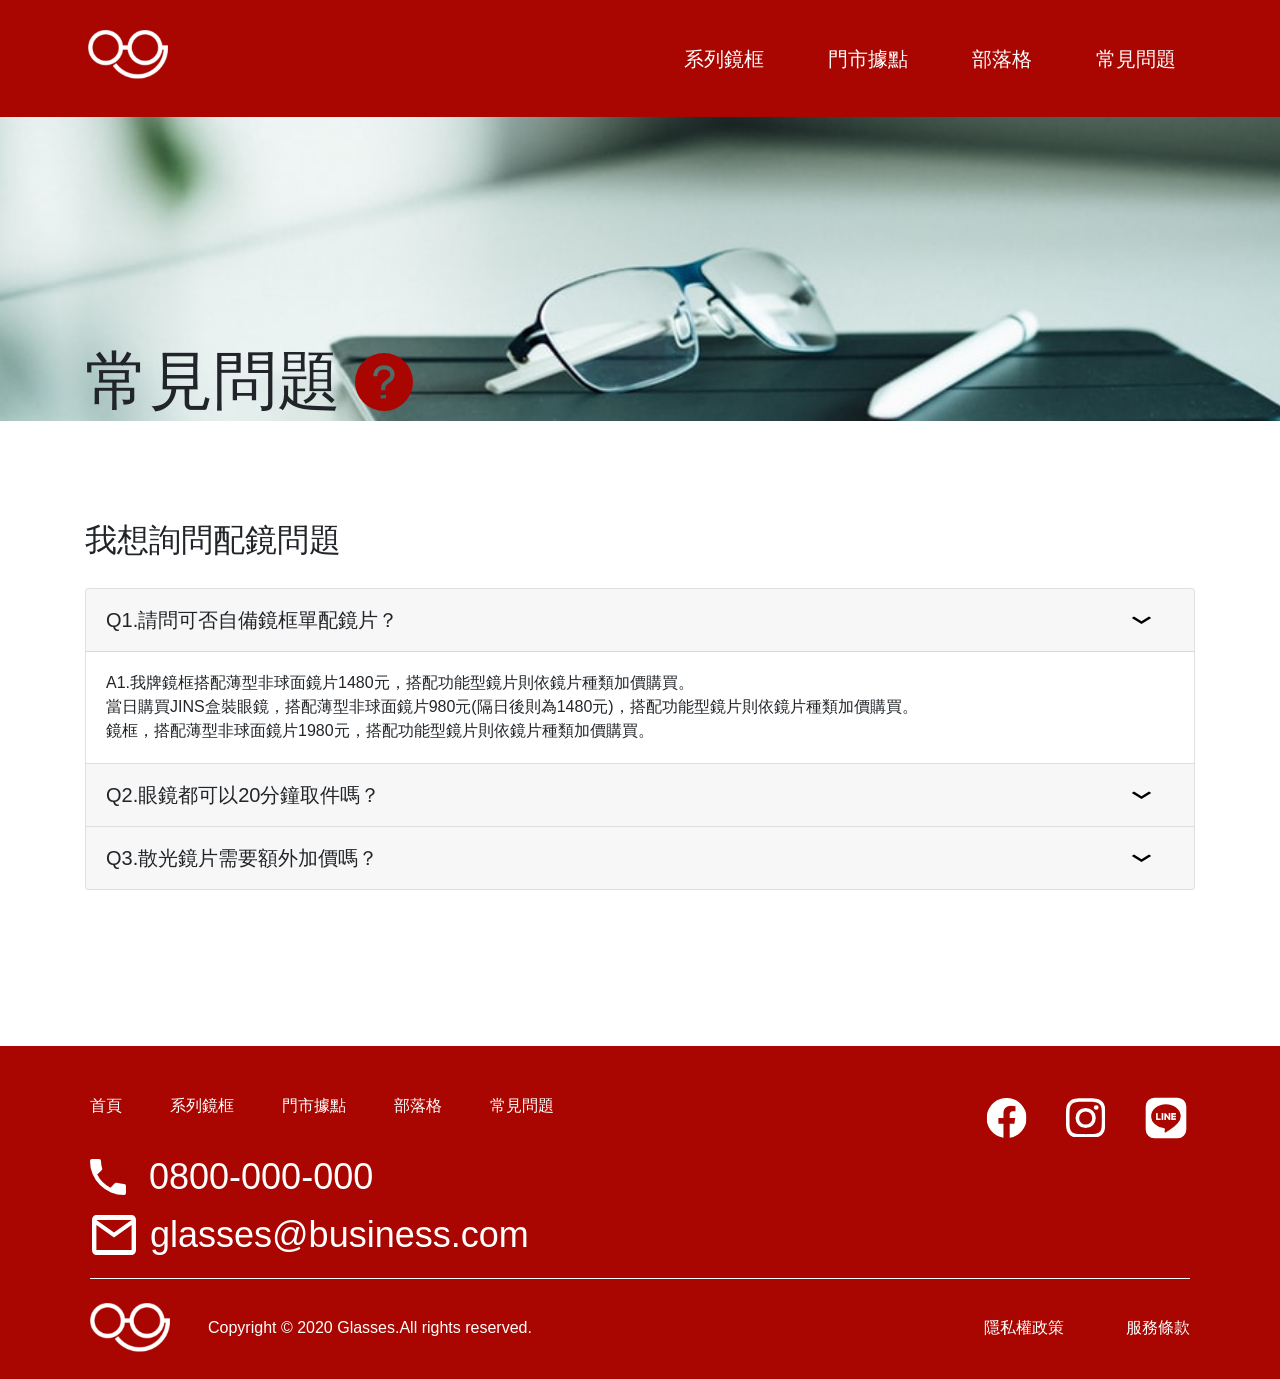
<file: question.html>
<!DOCTYPE html>
<html lang="en">

  <head>
    <meta charset="UTF-8">
    <meta name="viewport" content="width=device-width, initial-scale=1.0">
    <meta http-equiv="X-UA-Compatible" content="ie=edge">
    <title>question</title>
    <link rel="stylesheet" href="https://cdnjs.cloudflare.com/ajax/libs/font-awesome/5.13.0/css/all.min.css" />
    <link rel="stylesheet" href="./assets/style/all.css">
  </head>
  <body>
    <nav class="header d-flex justify-content-between align-items-center">
      <h1><a href="index.html">logo</a></h1>
      <div class="aside ">
        <div class="hamburger">
          <!--漢堡選單-->
          <div class="line"></div>
          <div class="line"></div>
          <div class="line"></div>
        </div>
        <ul class="d-flex navbar">
          <!--導覽列+左側選單-->
          <li><a href="optical.html">系列鏡框</a></li>
          <li><a href="address.html">門市據點</a></li>
          <li><a href="address.html">部落格</a></li>
          <li><a href="question.html">常見問題</a></li>
        </ul>
      </div>
    </nav>
    
    
        <div class="question">
    <section class="banner bg-cover">
        <div class="container">
            <div class="d-flex align-items-center">
                <p class="title">常見問題</p>
                <img class="helpimg" src="./assets/images/help-circle-sharp.svg" alt="">
            </div>
        </div>
    </section>
    <section class="main container">
        <p class="title">我想詢問配鏡問題</p>
        <div class="accordion" id="accordionExample">
            <div class="card">
              <div class="card-header" id="headingOne">
                <div class="font-6 d-flex justify-content-between align-items-center">
                  <p class="qa-title">Q1.請問可否自備鏡框單配鏡片？</p> 
                  <button class="btn btn-link" type="button" data-toggle="collapse" data-target="#collapseOne" aria-expanded="true" aria-controls="collapseOne">
                   <img src="./assets/images/ic_keyboard_arrow_down_24px.svg" alt="">
                  </button>
                </div>
              </div>
          
              <div id="collapseOne" class="collapse show" aria-labelledby="headingOne" data-parent="#accordionExample">
                <div class="qa-answer card-body font-2">
                    A1.我牌鏡框搭配薄型非球面鏡片1480元，搭配功能型鏡片則依鏡片種類加價購買。 <br>
                    當日購買JINS盒裝眼鏡，搭配薄型非球面鏡片980元(隔日後則為1480元)，搭配功能型鏡片則依鏡片種類加價購買。<br>
                    鏡框，搭配薄型非球面鏡片1980元，搭配功能型鏡片則依鏡片種類加價購買。
                </div>
              </div>
            </div>
            <div class="card">
              <div class="card-header" id="headingTwo">
                <div class="font-6 d-flex justify-content-between align-items-center">
                    <p class="qa-title">Q2.眼鏡都可以20分鐘取件嗎？</p> 
                    <button class="btn btn-link collapsed" type="button" data-toggle="collapse" data-target="#collapseTwo" aria-expanded="false" aria-controls="collapseTwo">
                        <img src="./assets/images/ic_keyboard_arrow_down_24px.svg" alt="">
                    </button>
                </div>
              </div>
              <div id="collapseTwo" class="collapse" aria-labelledby="headingTwo" data-parent="#accordionExample">
                <div class="qa-answer card-body font-2">
                    A1.我牌鏡框搭配薄型非球面鏡片1480元，搭配功能型鏡片則依鏡片種類加價購買。 <br>
                    當日購買JINS盒裝眼鏡，搭配薄型非球面鏡片980元(隔日後則為1480元)，搭配功能型鏡片則依鏡片種類加價購買。<br>
                    鏡框，搭配薄型非球面鏡片1980元，搭配功能型鏡片則依鏡片種類加價購買。
                </div>
              </div>
            </div>
            <div class="card">
              <div class="card-header" id="headingThree">
                <div class="font-6 d-flex justify-content-between align-items-center">
                    <p class="qa-title">Q3.散光鏡片需要額外加價嗎？</p> 
                  <button class="btn btn-link collapsed" type="button" data-toggle="collapse" data-target="#collapseThree" aria-expanded="false" aria-controls="collapseThree">
                    <img src="./assets/images/ic_keyboard_arrow_down_24px.svg" alt="">
                  </button>
                </div>
              </div>
              <div id="collapseThree" class="collapse" aria-labelledby="headingThree" data-parent="#accordionExample">
                <div class="qa-answer card-body font-2">
                    A1.我牌鏡框搭配薄型非球面鏡片1480元，搭配功能型鏡片則依鏡片種類加價購買。 <br>
                    當日購買JINS盒裝眼鏡，搭配薄型非球面鏡片980元(隔日後則為1480元)，搭配功能型鏡片則依鏡片種類加價購買。<br>
                    鏡框，搭配薄型非球面鏡片1980元，搭配功能型鏡片則依鏡片種類加價購買。
                </div>
              </div>
            </div>
          </div>
    </section>
</div>
  
    <footer class="bg-primary text-white">
      <div class="footer container">
        <div class="d-flex justify-content-between">
           <ul class="list-unstyled">
            <li class="menu mb-8">
              <ul class=" list-unstyled d-flex font-2">
                <li class="font-weight-lighter"><a href="index.html">首頁</a></li>
                <li class="font-weight-lighter"><a href="">系列鏡框 </a></li>
                <li class="font-weight-lighter"><a href="">門市據點</a></li>
                <li class="font-weight-lighter"><a href="">部落格</a></li>
                <li class="font-weight-lighter"><a href="question.html">常見問題</a></li>
              </ul>
            </li>
            <li class="phone d-flex font-3 align-items-center mb-1"> 
              <img src="./assets/images/phone.svg" alt="">
              <p class="w-100">0800-000-000</p> 
            </li>
            <li class="email d-flex font-3 align-items-center">
              <img src="./assets/images/email.svg" alt="">
              <p class="w-100">glasses@business.com</p> 
            </li>
          </ul>
          <ul class="list-unstyled community">
            <li>
              <ul class="list-unstyled d-flex">
                <li class="mr-8"><a href=""><img src="./assets/images/fb.svg" alt=""></a></li>
                <li class="mr-8"><a href=""><img src="./assets/images/ig.svg" alt=""></a></li>
                <li><a href=""><img src="./assets/images/line.svg" alt=""></a></li>
              </ul>
            </li>
          </ul>
        </div>
        <hr class="border-white mb-6">
        <ul class="bottom list-unstyled d-flex justify-content-between">
          <li>
            <ul class="d-flex list-unstyled align-items-center">
              <li class="logo"><a href="index.html"><img src="./assets/images/logo/logo.png" alt=""></a></li>
              <li class="copyright">Copyright © 2020 Glasses.All rights reserved.</li>
            </ul>
          </li>
          <li>
            <ul class="list-unstyled font-4 d-flex justify-content-between ">
              <li>
                <ul class="private d-flex">
                  <li>隱私權政策</li>
                  <li>服務條款</li>
                </ul>
              </li>
              <li class="logo"><a href="index.html"><img src="./assets/images/logo/logo.png" alt=""></a></li>
            </ul>
          </li>
        </ul>
      </div>
    </footer>
    <script src="./assets/js/vendors.js"></script>
    <script src="./assets/js/all.js"></script>
  </body>
</html>
</file>
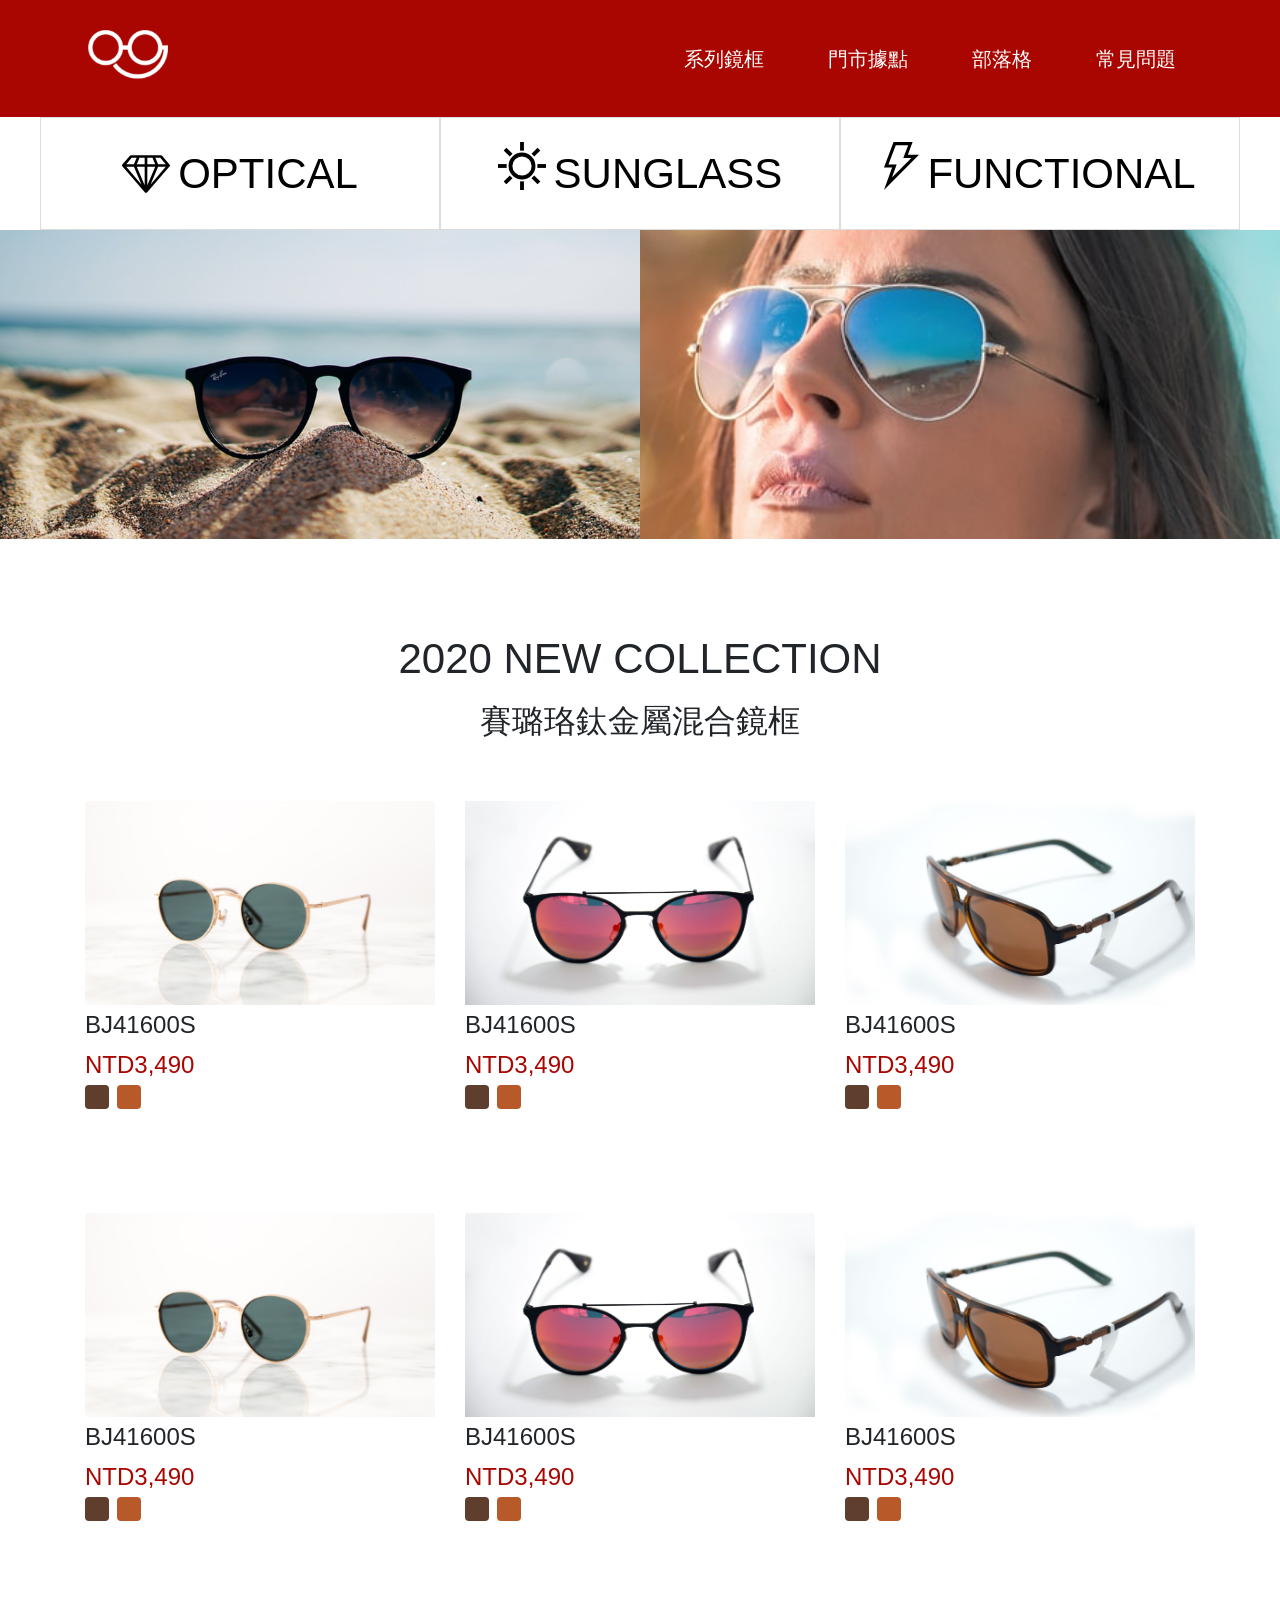
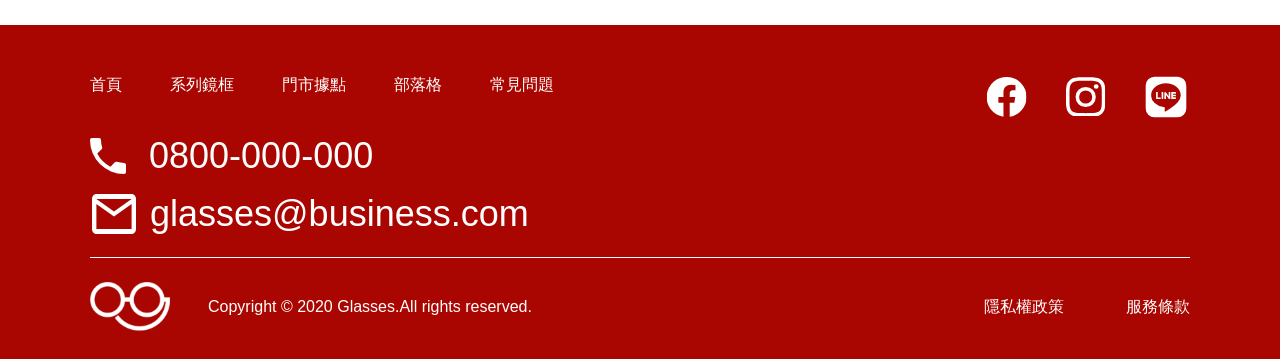
<file: sunglass.html>
<!DOCTYPE html>
<html lang="en">

  <head>
    <meta charset="UTF-8">
    <meta name="viewport" content="width=device-width, initial-scale=1.0">
    <meta http-equiv="X-UA-Compatible" content="ie=edge">
    <title>sunglass</title>
    <link rel="stylesheet" href="https://cdnjs.cloudflare.com/ajax/libs/font-awesome/5.13.0/css/all.min.css" />
    <link rel="stylesheet" href="./assets/style/all.css">
  </head>
  <body>
    <nav class="header d-flex justify-content-between align-items-center">
      <h1><a href="index.html">logo</a></h1>
      <div class="aside ">
        <div class="hamburger">
          <!--漢堡選單-->
          <div class="line"></div>
          <div class="line"></div>
          <div class="line"></div>
        </div>
        <ul class="d-flex navbar">
          <!--導覽列+左側選單-->
          <li><a href="optical.html">系列鏡框</a></li>
          <li><a href="address.html">門市據點</a></li>
          <li><a href="">部落格</a></li>
          <li><a href="question.html">常見問題</a></li>
        </ul>
      </div>
    </nav>
    <nav class="type">
        <ul class="row d-flex">
            <li class="col-xl-4 col-md-4 col-4 type-item optical">
                <a class="type-item-list d-flex justify-content-center align-items-center" href="optical.html">
                    <img class="mr-2" src="./assets/images/iconfinder_44_2529968 (2).svg" alt="">
                    <span class="text">OPTICAL</span>
                </a>
                <hr class="opticalline"> 
            </li>
            <li class="col-xl-4 col-md-4 col-4 type-item sunglass">
                <a class="type-item-list d-flex justify-content-center" href="sunglass.html">
                    <img class="mr-2"  src="./assets/images/Layer_1 (2).svg" alt="">
                    <span class="text">SUNGLASS</span>
                </a>
                <hr class="sunglassline"> 
            </li>
            <li class="col-xl-4 col-md-4 col-4 type-item functional">
                <a class="type-item-list d-flex justify-content-center" href="">
                    <img class="mr-2"  src="./assets/images/Page-1 (2).svg" alt="">
                    <span class="text">FUNCTIONAL</span>
                </a>
                <hr class="functionalline"> 
            </li>
        </ul>
    </nav>
   
        <div class="sunglass">
    <div class="nav row d-flex"> 
        <div class="img-1 col-xl-6 col-md-6 col-6 bg-cover"></div>
        <div class="img-2 col-xl-6 col-md-6 col-6  bg-cover"></div>
    </div>
    <ul class="title text-center">
        <li>2020 NEW COLLECTION</li>
        <li>賽璐珞鈦金屬混合鏡框</li>
    </ul>
    <div class="container">
        <div class="row">
            <div class="product card col-xl-4 col-md-6 border-0">
                <img src="./assets/images/48/48.png" class="card-img-top" alt="...">
                <ul class="product-item">
                    <li>BJ41600S</li>
                    <li>NTD3,490</li>
                </ul>
                <ul class="color d-flex">
                    <li></li>
                    <li></li>
                </ul>
            </div>
            <div class="product card col-xl-4 col-md-6 border-0">
                <img src="./assets/images/52/52.png" class="card-img-top" alt="...">
                <ul class="product-item">
                    <li>BJ41600S</li>
                    <li>NTD3,490</li>
                </ul>
                <ul class="color d-flex">
                    <li></li>
                    <li></li>
                </ul>
            </div>
            <div class="product card col-xl-4 col-md-6 border-0">
                <img src="./assets/images/51 2/51.png" class="card-img-top" alt="...">
                <ul class="product-item ">
                    <li>BJ41600S</li>
                    <li>NTD3,490</li>
                </ul>
                <ul class="color d-flex">
                    <li></li>
                    <li></li>
                </ul>
            </div>
            <div class="product card col-xl-4 col-md-6 border-0">
                <img src="./assets/images/48/48.png" class="card-img-top" alt="...">
                <ul class="product-item">
                    <li>BJ41600S</li>
                    <li>NTD3,490</li>
                </ul>
                <ul class="color d-flex">
                    <li></li>
                    <li></li>
                </ul>
            </div>
            <div class="product card col-xl-4 col-md-6 border-0">
                <img src="./assets/images/52/52.png" class="card-img-top" alt="...">
                <ul class="product-item">
                    <li>BJ41600S</li>
                    <li>NTD3,490</li>
                </ul>
                <ul class="color d-flex">
                    <li></li>
                    <li></li>
                </ul>
            </div>
            <div class="product card col-xl-4 col-md-6 border-0">
                <img src="./assets/images/51 2/51.png" class="card-img-top" alt="...">
                <ul class="product-item ">
                    <li>BJ41600S</li>
                    <li>NTD3,490</li>
                </ul>
                <ul class="color d-flex">
                    <li></li>
                    <li></li>
                </ul>
            </div>
        </div>
    </div>
</div>
  
    <footer class="bg-primary text-white">
      <div class="footer container">
        <div class="d-flex justify-content-between">
           <ul class="list-unstyled">
            <li class="menu mb-8">
              <ul class=" list-unstyled d-flex font-2">
                <li class="font-weight-lighter"><a href="index.html">首頁</a></li>
                <li class="font-weight-lighter"><a href="">系列鏡框 </a></li>
                <li class="font-weight-lighter"><a href="">門市據點</a></li>
                <li class="font-weight-lighter"><a href="">部落格</a></li>
                <li class="font-weight-lighter"><a href="question.html">常見問題</a></li>
              </ul>
            </li>
            <li class="phone d-flex font-3 align-items-center mb-1"> 
              <img src="./assets/images/phone.svg" alt="">
              <p class="w-100">0800-000-000</p> 
            </li>
            <li class="email d-flex font-3 align-items-center">
              <img src="./assets/images/email.svg" alt="">
              <p class="w-100">glasses@business.com</p> 
            </li>
          </ul>
          <ul class="list-unstyled community">
            <li>
              <ul class="list-unstyled d-flex">
                <li class="mr-8"><a href=""><img src="./assets/images/fb.svg" alt=""></a></li>
                <li class="mr-8"><a href=""><img src="./assets/images/ig.svg" alt=""></a></li>
                <li><a href=""><img src="./assets/images/line.svg" alt=""></a></li>
              </ul>
            </li>
          </ul>
        </div>
        <hr class="border-white mb-6">
        <ul class="bottom list-unstyled d-flex justify-content-between">
          <li>
            <ul class="d-flex list-unstyled align-items-center">
              <li class="logo"><a href="index.html"><img src="./assets/images/logo/logo.png" alt=""></a></li>
              <li class="copyright">Copyright © 2020 Glasses.All rights reserved.</li>
            </ul>
          </li>
          <li>
            <ul class="list-unstyled font-4 d-flex justify-content-between ">
              <li>
                <ul class="private d-flex">
                  <li>隱私權政策</li>
                  <li>服務條款</li>
                </ul>
              </li>
              <li class="logo"><a href="index.html"><img src="./assets/images/logo/logo.png" alt=""></a></li>
            </ul>
          </li>
        </ul>
      </div>
    </footer>
    <script src="./assets/js/vendors.js"></script>
    <script src="./assets/js/all.js"></script>
  </body>
</html>
</file>
